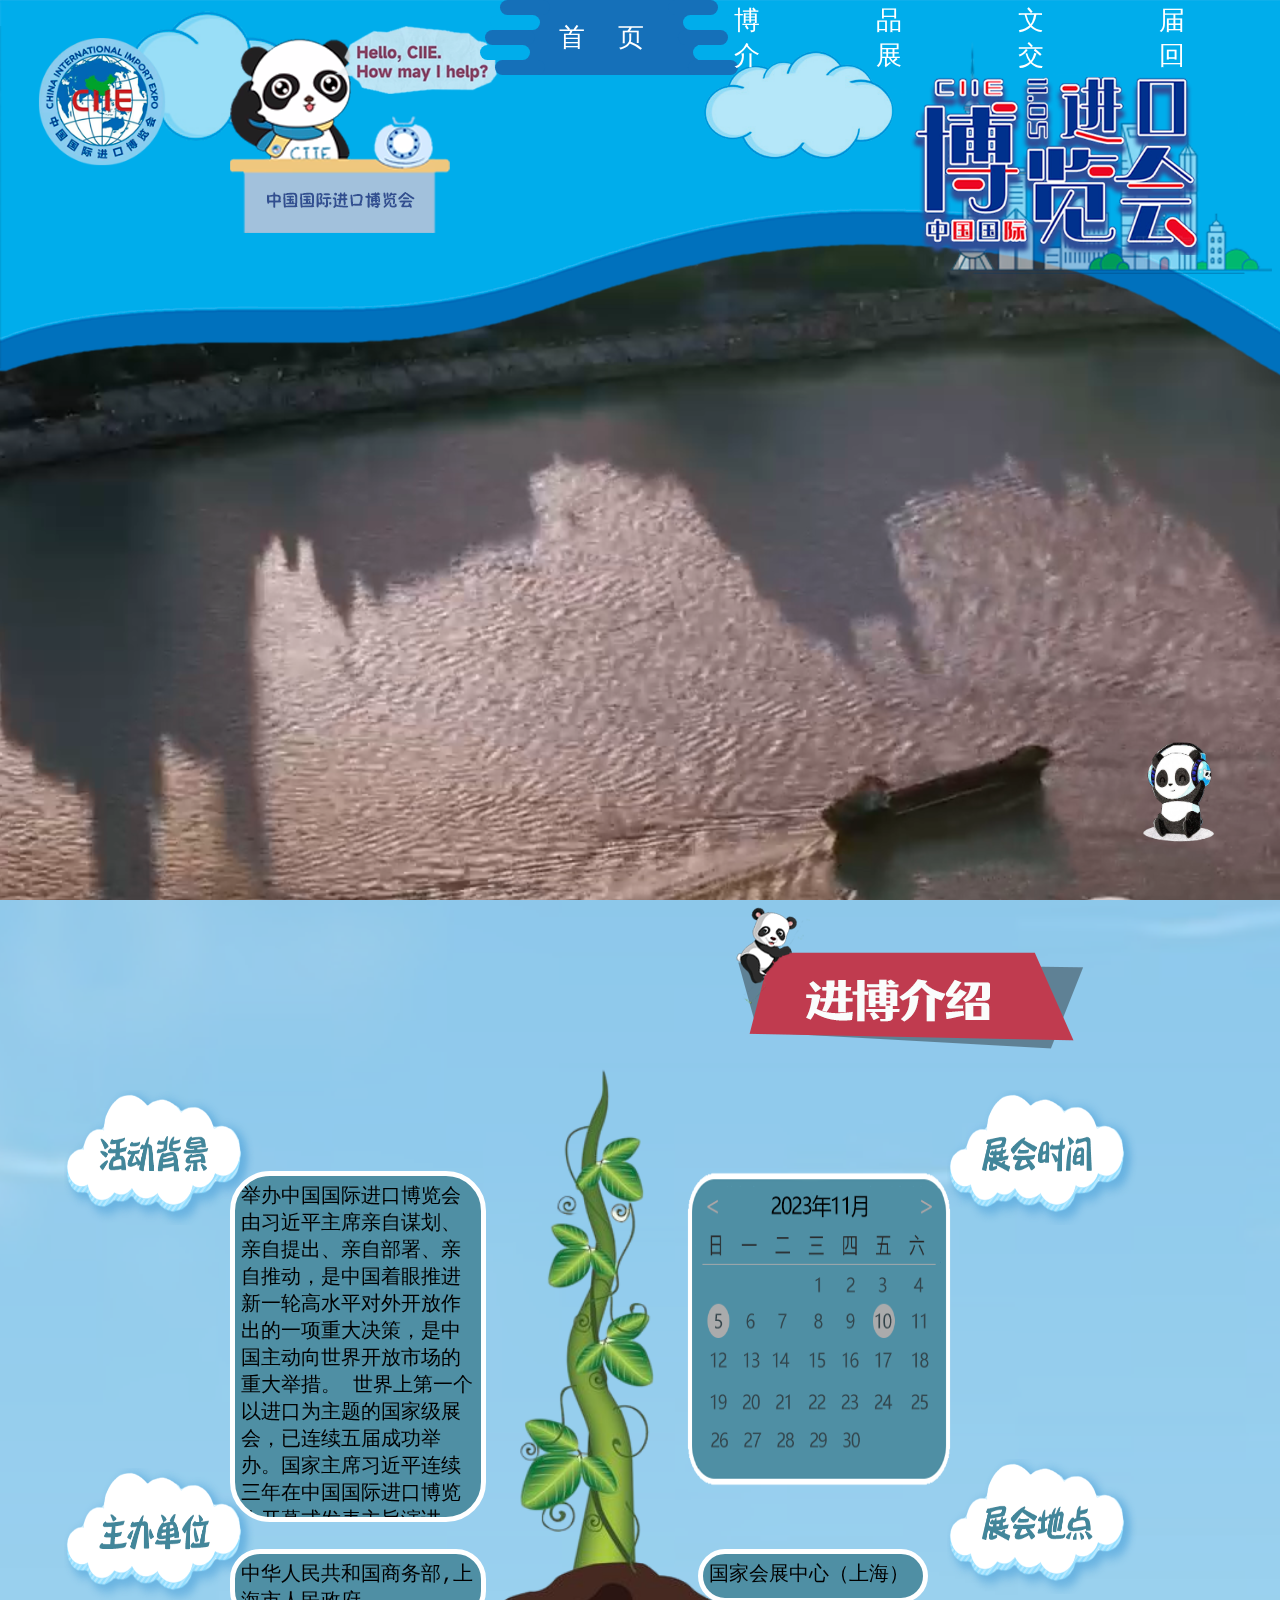
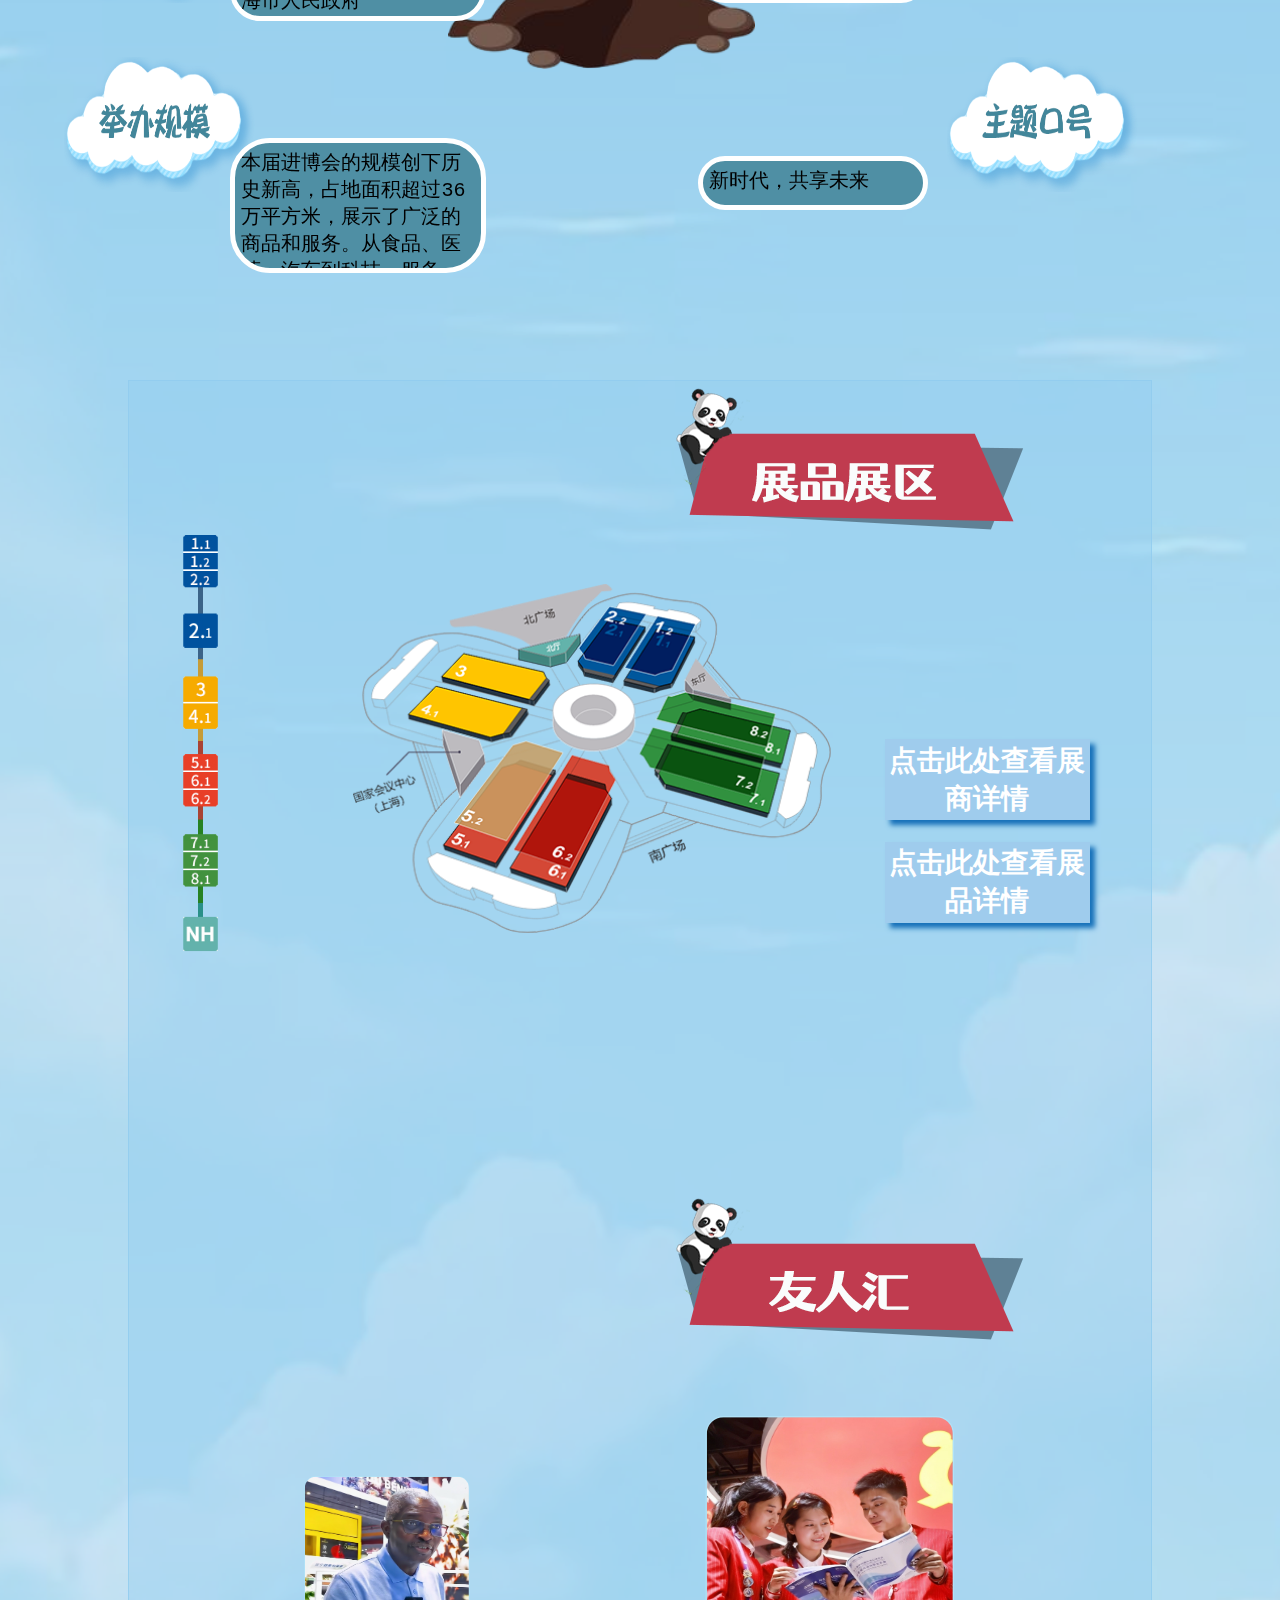
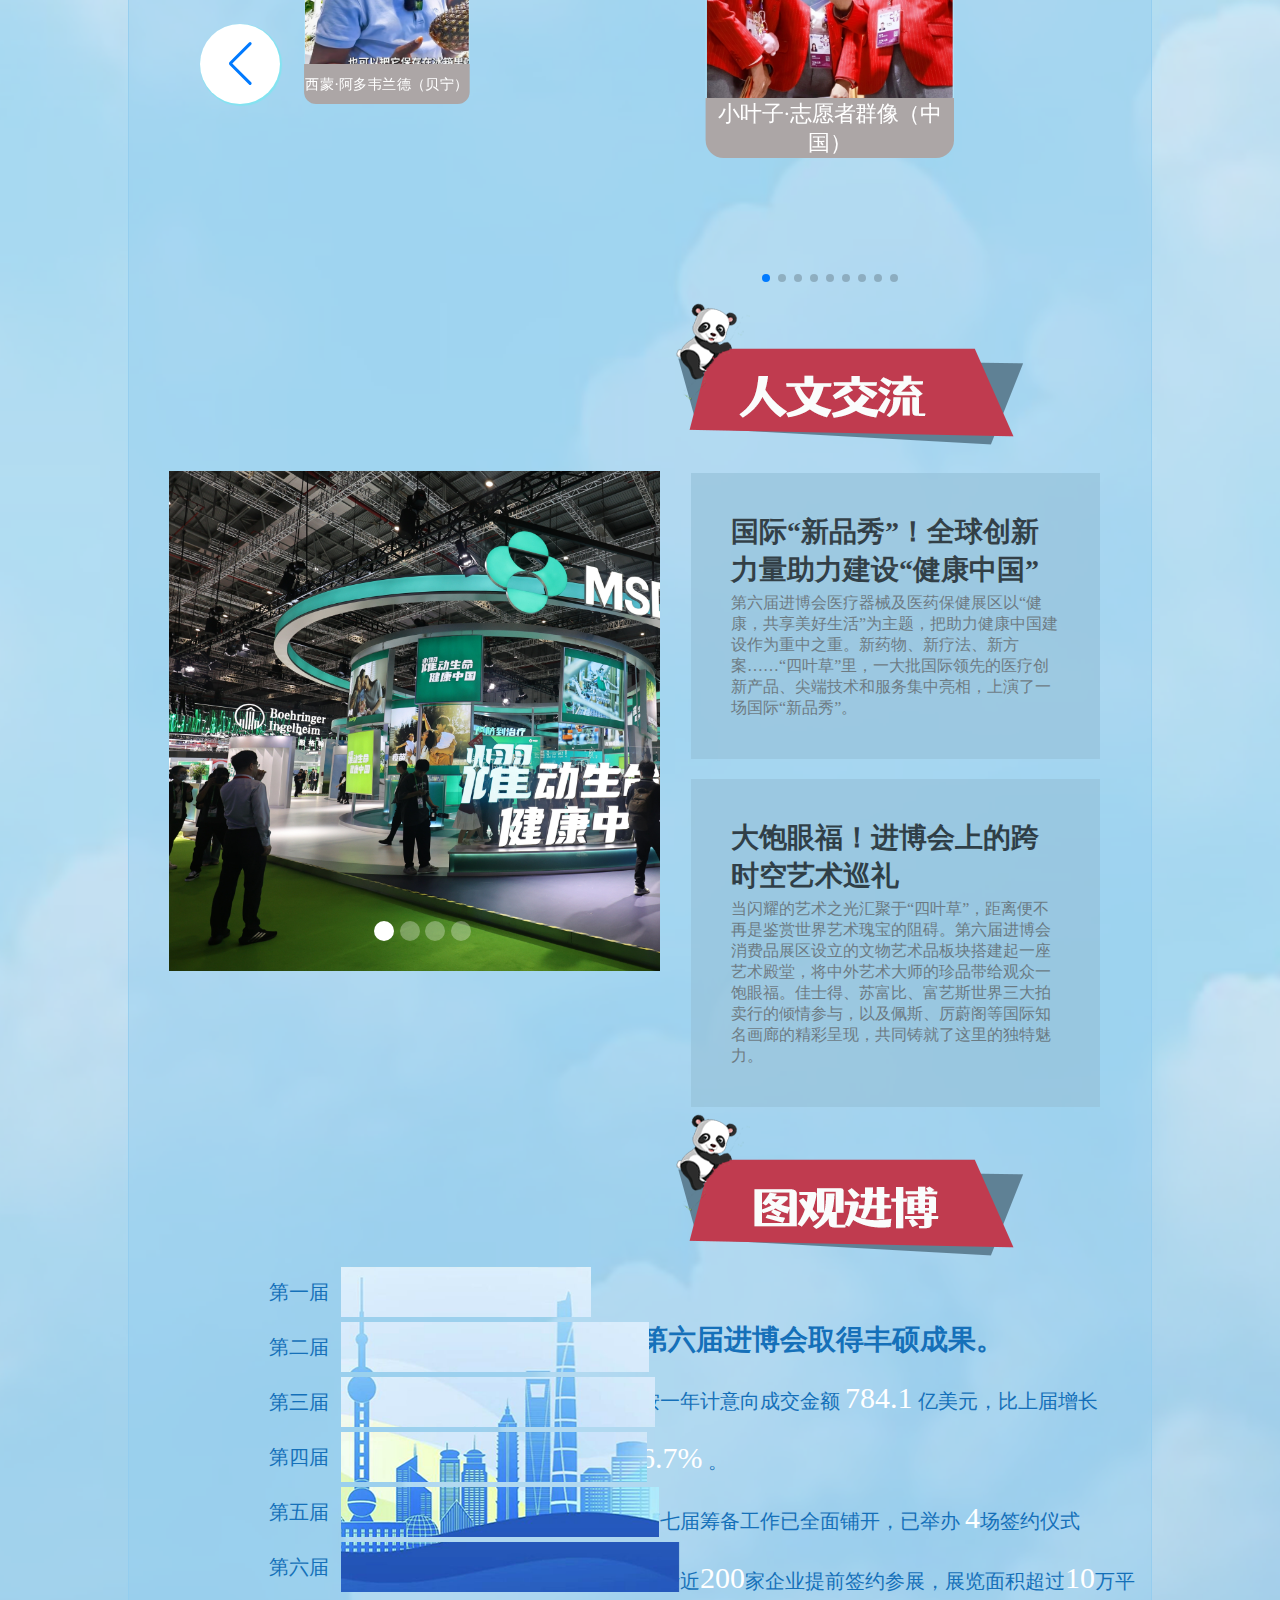
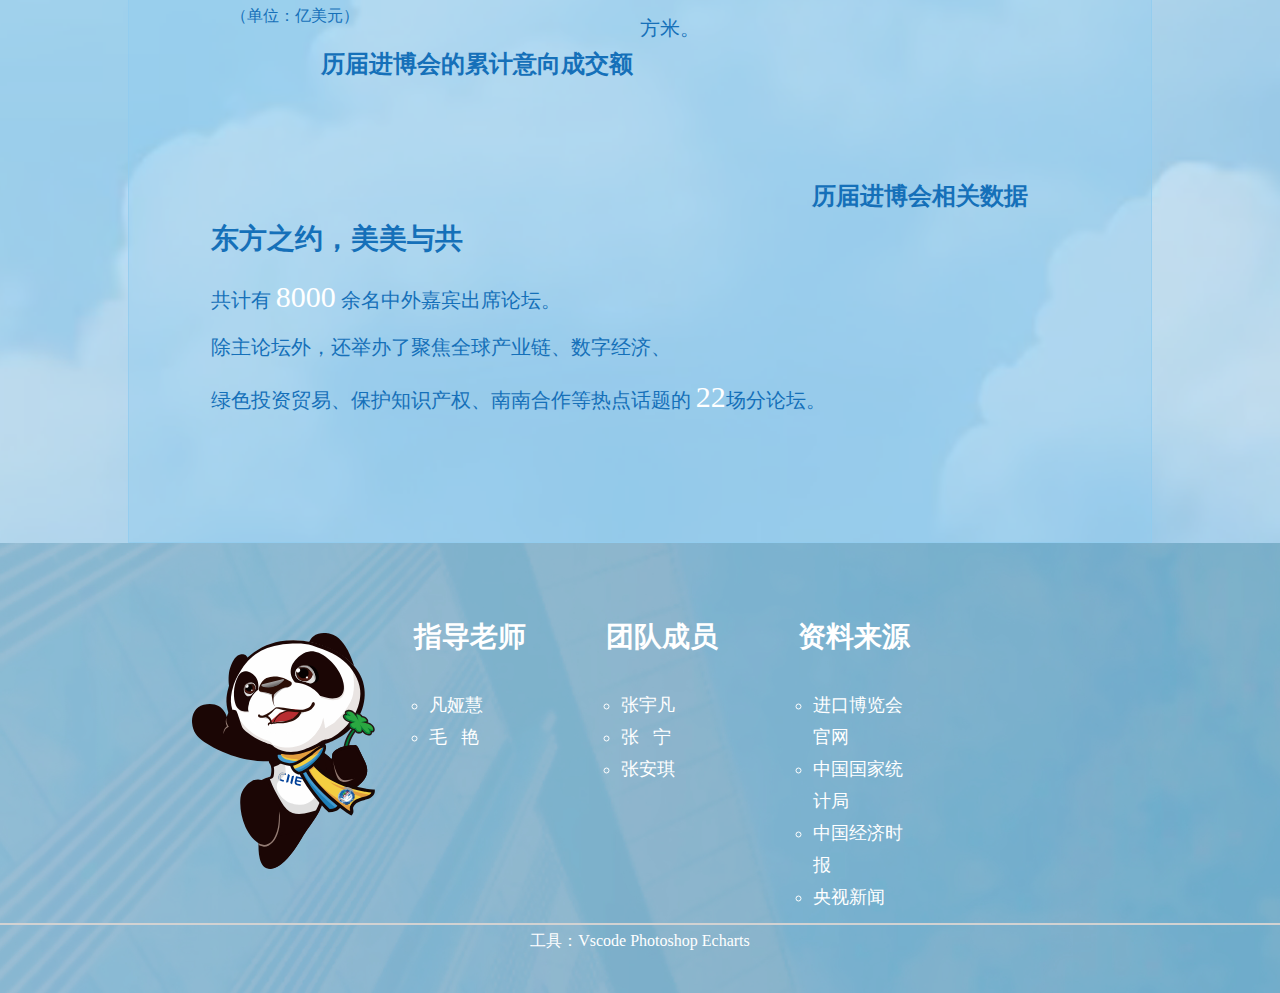
<file: index.html>
<!DOCTYPE html>
<html lang="en">

<head>
    <meta charset="UTF-8">
    <meta name="viewport" content="width=device-width, initial-scale=1.0">
    <title>东方之约，美美与共——中国国际进口博览会</title>
    <link rel="stylesheet" href="css/main.css">
    <link rel="stylesheet" href="css/swiper.css">
    <link rel="stylesheet" href="css/othoer.css">
    <link rel="shortcut icon" href="favicon.png" type="image/x-icon">
    <script>
        //让元素显示：
        function showDetail(i) {
            detail = document.getElementById(i);
            detail.style.display = "block";
        }
        //让元素消失：
        function hideDetail(i) {
            detail = document.getElementById(i);
            detail.style.display = "none";
        }
        document.all('txtComments').style.overfloe - y(visible)

        function show(x, y) {
            document.getElementById(x).style.opacity = 0.6;
            document.getElementById(y).style.display = 'block';
        }

        function hide(x, y) {
            document.getElementById(x).style.opacity = 1;
            document.getElementById(y).style.display = 'none';
        }
    </script>

</head>

<body>
    <!-- 首页开始 -->
    <div class="top">
        <div class="bg">
            <video src="video/bg.MP4" autoplay loop muted class="bg1">该版本不支持播放视频，请升级您的浏览器！</video>
            <img src="img/blue.png" alt="" class="bg2">
            <img src="img/baiyun1.png" alt="" class="bg8">
            <img src="img/baiyun2.png" alt="" class="bg9">
            <img src="img/logo.png" alt="" class="bg3">
            <img src="img/jinbao.png" alt="" class="bg4">
            <img src="img/hello.png" alt="" class="bg5">
            <img src="img/shanghai.png" alt="" class="bg6">
            <img src="img/wenzi.png" alt="" class="bg7">
        </div>
        <div class="nav">
            <a href="#">首&nbsp;&nbsp;&nbsp;&nbsp;&nbsp;页</a>
            <a href="#jbjs" class="active">进博介绍</a>
            <a href="#zpzq">展品展区</a>
            <a href="#rwjl">人文交流</a>
            <a href="./wjhg.html" target="_blank">往届回顾</a>
            <div id="nav-left" class="change"></div>
        </div>
    </div>
    <script>
        let marker = document.querySelector('#nav-left');
        let nav = document.querySelector('.nav');
        let item = document.querySelectorAll('.nav a');
        nav.onclick = function() {
            marker.classList.toggle('change');
        }

        function indicator(e) {
            marker.style.left = e.offsetLeft + 'px';
            marker.style.width = e.offsetWidth + 'px';
            marker.style.display = "block";
            marker.style.filter = 'hue-rotate(' + Math.random() * 0 + 'deg)'
        }
        item.forEach(link => {
            link: addEventListener("click", (e) => {
                indicator(e.target);
            })
        })

        function addActiveClass() {
            item.forEach((i) =>
                i.classList.remove('active'));
            this.classList.add('active');
        }
        item.forEach((i) =>
            i.addEventListener('click', addActiveClass));
    </script>
    <!-- 首页结束 -->
    <!-- 进博介绍开始 -->
    <div class="tow">
        <a href="" name="jbjs"></a>
        <div><img src="img/zi-js.png" alt=""></div>
        <div class="tu">
            <img src="img/wan.png" alt="" class="wan">
            <img src="img/xiong1.png" alt="" class="xiong1">
            <img src="img/yun-hdbj.png" alt="" class="yun1">
            <img src="img/yun-zbdw.png" alt="" class="yun2">
            <img src="img/yun-zhsj.png" alt="" class="yun3">
            <img src="img/yun-jbgm.png" alt="" class="yun4">
            <img src="img/yun-zhdd.png" alt="" class="yun5">
            <img src="img/yun-ztkh.png" alt="" class="yun6">
            <img src="img/sj.png" alt="" class="sj">
            <div class="news1">
                <textarea id="tetComments" style="overflow-y: hidden;">举办中国国际进口博览会由习近平主席亲自谋划、亲自提出、亲自部署、亲自推动，是中国着眼推进新一轮高水平对外开放作出的一项重大决策，是中国主动向世界开放市场的重大举措。 世界上第一个以进口为主题的国家级展会，已连续五届成功举办。国家主席习近平连续三年在中国国际进口博览会开幕式发表主旨演讲，表示经过3年发展，进博会让展品变商品、让展商变投资商，交流创意和理念，联通中国和世界，成为国际采购、投资促进、人文交流、开放合作的四大平台，成为全球共享的国际公共产品。
            </textarea>
            </div>
            <div class="news2">
                <textarea id="tetComments" style="overflow-y: hidden;">中华人民共和国商务部,上海市人民政府
            </textarea>
            </div>
            <div class="news3">
                <textarea id="tetComments" style="overflow-y: hidden;">本届进博会的规模创下历史新高，占地面积超过36万平方米，展示了广泛的商品和服务。从食品、医药、汽车到科技、服务业，各个领域都有独具特色的展区。
            </textarea>
            </div>
            <div class="news4">
                <textarea id="tetComments" style="overflow-y: hidden;">国家会展中心（上海）
            </textarea>
            </div>
            <div class="news5">
                <textarea id="tetComments" style="overflow-y: hidden;">新时代，共享未来
            </textarea>
            </div>
        </div>
    </div>
    <div class="hezi">
        <a href="" name="zpzq"></a>
        <div class="main">
            <img src="img/zi-zpzq.png" alt="" class="bg">
            <img src="img/xian.png" alt="" class="xian">
            <div class="main_left">
                <img src="img/home1016.png" alt="" class="home1">
                <!-- 1 -->
                <div class="pointer01" onmouseover="showDetail('zq')"></div>
                <div class="zq" id="zq" onmouseout="hideDetail('zq')">
                    <div class="zq_text">
                        <p>
                            <h2>食品及农产品展区</h2>
                            乳制品&nbsp;蔬果和农产品&nbsp;饮料和酒类&nbsp;肉类&nbsp;水产品&nbsp;冷冻食品&nbsp;休闲时品&nbsp;甜食&nbsp;调味品&nbsp;综合食品&nbsp;其他
                        </p>
                    </div>
                </div>
                <!-- 2 -->
                <div class="pointer02" onmouseover="showDetail('zq2')"></div>
                <div class="zq2" id="zq2" onmouseout="hideDetail('zq2')">
                    <div class="zq2_text">
                        <p>
                            <h2>汽车展区</h2>
                            整车&nbsp;汽车零部件及智慧出行&nbsp;汽车配套和养护&nbsp;其他
                        </p>
                    </div>
                </div>
                <!-- 3 -->
                <div class="pointer03" onmouseover="showDetail('zq3')"></div>
                <div class="zq3" id="zq3" onmouseout="hideDetail('zq3')">
                    <div class="zq3_text">
                        <p>
                            <h2>技术装备区</h2>
                            数字工业自动化&nbsp;集成电路&nbsp;能源低碳及环保技术&nbsp;人工智能&nbsp;数字打印及光学技术&nbsp;航空航天&nbsp;其他
                        </p>
                    </div>
                </div>
                <!-- 4 -->
                <div class="pointer04" onmouseover="showDetail('zq4')"></div>
                <div class="zq4" id="zq4" onmouseout="hideDetail('zq4')">
                    <div class="zq4_text">
                        <p>
                            <h2>消费品展区</h2>
                            美妆及日化用品&nbsp;家电及消费电子&nbsp;家居及家饰设计&nbsp;时尚服装及配饰&nbsp;宝石及珠宝&nbsp;文物艺术品&nbsp;体育用品&nbsp;体育赛事及电竞&nbsp;其他
                        </p>
                    </div>
                </div>
                <!-- 5 -->
                <div class="pointer05" onmouseover="showDetail('zq5')"></div>
                <div class="zq5" id="zq5" onmouseout="hideDetail('zq5')">
                    <div class="zq5_text">
                        <p>
                            <h2>医疗器械及医药保健展区</h2>
                            药品&nbsp;医疗器械&nbsp;公共卫生防疫&nbsp;医疗美容&nbsp;养老康复及辅助产品&nbsp;健康护理&nbsp;医疗旅游&nbsp;医疗技术与服务&nbsp;营养保健食品
                        </p>
                    </div>
                </div>
                <!-- 6 -->
                <div class="pointer06" onmouseover="showDetail('zq6')"></div>
                <div class="zq6" id="zq6" onmouseout="hideDetail('zq6')">
                    <div class="zq6_text">
                        <p>
                            <h2>服务贸易展区</h2>
                            商业服务&nbsp;检验检测服务&nbsp;建筑服务&nbsp;商业银行服务&nbsp;非银行金融服务&nbsp;金融信息与科技服务&nbsp;文化服务&nbsp;旅游服务&nbsp;娱乐服务&nbsp;物流服务&nbsp;会展服务&nbsp;知识产权及IP授权服务&nbsp;供应链管理&nbsp;综合服务
                        </p>
                    </div>
                </div>


            </div>
            <div class="an">
                <button><a href="./zs.html" target="_blank">点击此处查看展商详情</a></button>
            </div>
            <div class="an2">
                <button><a href="./zp.html" target="_blank">点击此处查看展品详情</a></button>
            </div>
        </div>
        <!-- 展区结束 -->
        <!-- 友人汇开始 -->
        <a href="" name="rwjl"></a>
        <div class="yrh">
            <img src="img/zi-yrh.png" alt="" class="yrhbg">
            <div class="swiper">
                <div class="swiper-container">
                    <div class="swiper-wrapper">
                        <div class="swiper-slide">
                            <img src="img/zyz.jpg" alt="">
                            <span><a href="./xyz.html" target="_blank">小叶子·志愿者群像（中国）</a></span>
                        </div>
                        <div class="swiper-slide"><img src="img/zca.png" alt=""><span>张晨安（中国）</span></div>
                        <div class="swiper-slide"><img src="img/mmn.jpg" alt=""><span>奥斯瓦尔多·马马尼（秘鲁）</span></div>
                        <div class="swiper-slide"><img src="img/lina.jpg" alt=""><span>卡塔（阿根廷）</span></div>
                        <div class="swiper-slide"><img src="img/dmks.png" alt=""><span>奥克森（丹麦）</span></div>
                        <div class="swiper-slide"><img src="img/feisi.jpg" alt=""><span>费丝·切贝特（肯尼亚）</span></div>
                        <div class="swiper-slide"><img src="img/ldl.jpg" alt=""><span>李德龙（斯里兰卡）</span></div>
                        <div class="swiper-slide"><img src="img/makls.jpg" alt=""><span>马可·卢索（意大利）</span></div>
                        <div class="swiper-slide"><img src="img/ximeng.jpg" alt=""><span>西蒙·阿多韦兰德（贝宁）</span></div>
                    </div>
                    <div class="swiper-button-next"></div>
                    <div class="swiper-button-prev"></div>
                    <!-- Add Pagination -->
                    <div class="swiper-pagination"></div>
                </div>
            </div>
        </div>
        <script src="js/swiper.js"></script>
        <script>
            var swiper = new Swiper('.swiper-container', {
                navigation: {
                    nextEl: ".swiper-button-next",
                    prevEl: ".swiper-button-prev",
                },
                slidesPerView: 3,
                spaceBetween: 30,
                autoplay: {
                    delay: 4000,
                    disableOnInteraction: false,
                },
                centeredSlides: true,
                coverflowEffect: {
                    stretch: -50,
                    depth: 100,
                    slideShadows: false,
                    modifier: 1
                },
                loop: true,
                pagination: {
                    el: '.swiper-pagination',
                    clickable: true,
                },
            });
        </script>
        <!-- 友人汇结束 -->
        <!-- 人文交流开始 -->
        <div class="san">
            <img src="img/zi-rwjl.png" alt="">
            <div class="swipe">
                <input type="radio" name="indicator" id="indicator1" checked hidden>
                <label for="indicator1"></label>
                <input type="radio" name="indicator" id="indicator2" hidden>
                <label for="indicator2"></label>
                <input type="radio" name="indicator" id="indicator3" hidden>
                <label for="indicator3"></label>
                <input type="radio" name="indicator" id="indicator4" hidden>
                <label for="indicator4"></label>
                <ul>
                    <li><img src="img/rwjl2.jpg" alt=""></li>
                    <li><img src="img/rwjl1.jpg" alt=""></li>
                    <li><img src="img/rwjl3.jpg" alt=""></li>
                    <li><img src="img/rwjl4.jpeg" alt=""></li>
                </ul>
            </div>
            <div class="san-right">
                <ul>
                    <li><a>国际“新品秀”！全球创新力量助力建设“健康中国”</a>
                        <p>第六届进博会医疗器械及医药保健展区以“健康，共享美好生活”为主题，把助力健康中国建设作为重中之重。新药物、新疗法、新方案……“四叶草”里，一大批国际领先的医疗创新产品、尖端技术和服务集中亮相，上演了一场国际“新品秀”。</p>
                    </li><br>
                    <li><a>大饱眼福！进博会上的跨时空艺术巡礼</a>
                        <p>当闪耀的艺术之光汇聚于“四叶草”，距离便不再是鉴赏世界艺术瑰宝的阻碍。第六届进博会消费品展区设立的文物艺术品板块搭建起一座艺术殿堂，将中外艺术大师的珍品带给观众一饱眼福。佳士得、苏富比、富艺斯世界三大拍卖行的倾情参与，以及佩斯、厉蔚阁等国际知名画廊的精彩呈现，共同铸就了这里的独特魅力。</p>
                    </li>
                </ul>
            </div>
        </div>
        <!-- 图观进博开始 -->
        <div class="main2 ">
            <div class="tgjbbg "><img src="img/zi-tgjb.png " alt=" " class="tgjb "></div>
            <div class="tubiao1 ">
                <dl class="clearfix">
                    <dt onMouseOver="show('img01','text01')" onMouseOut="hide('img01','text01')">第一届</dt>
                    <dd id="img01" onMouseOver="show('img01','text01')" onMouseOut="hide('img01','text01')"></dd>
                    <dd id="text01" class="text">578.3</dd>
                </dl>
                <dl class="clearfix">
                    <dt onMouseOver="show('img02','text02')" onMouseOut="hide('img02','text02')">第二届</dt>
                    <dd id="img02" onMouseOver="show('img02','text02')" onMouseOut="hide('img02','text02')"></dd>
                    <dd id="text02" class="text">711.3</dd>
                </dl>
                <dl class="clearfix">
                    <dt onMouseOver="show('img03','text03')" onMouseOut="hide('img03','text03')">第三届</dt>
                    <dd id="img03" onMouseOver="show('img03','text03')" onMouseOut="hide('img03','text03')"></dd>
                    <dd id="text03" class="text">726.2</dd>
                </dl>
                <dl class="clearfix">
                    <dt onMouseOver="show('img04','text04')" onMouseOut="hide('img04','text04')">第四届</dt>
                    <dd id="img04" onMouseOver="show('img04','text04')" onMouseOut="hide('img04','text04')"></dd>
                    <dd id="text04" class="text">707.2</dd>
                </dl>
                <dl class="clearfix">
                    <dt onMouseOver="show('img05','text05')" onMouseOut="hide('img05','text05')">第五届</dt>
                    <dd id="img05" onMouseOver="show('img05','text05')" onMouseOut="hide('img05','text05')"></dd>
                    <dd id="text05" class="text">735.2</dd>
                </dl>
                <dl class="clearfix">
                    <dt onMouseOver="show('img06','text06')" onMouseOut="hide('img06','text06')">第六届</dt>
                    <dd id="img06" onMouseOver="show('img06','text06')" onMouseOut="hide('img06','text06')"></dd>
                    <dd id="text06" class="text">784.1</dd>
                </dl>
                <p>（单位：亿美元）</p>
                <h3>&nbsp;&nbsp;&nbsp;&nbsp;&nbsp;&nbsp;&nbsp;&nbsp;&nbsp;&nbsp;&nbsp;&nbsp;&nbsp;&nbsp;&nbsp;历届进博会的累计意向成交额</h3>

            </div>
            <div class="wz ">
                <span class="c ">第六届进博会取得丰硕成果。</span>
                <p class="z ">按一年计意向成交金额
                    <span class="sz1 ">784.1</span>
                    <span class="z ">亿美元，比上届增长</span>
                    <span class="sz1 ">6.7%</span>
                    <span class="z ">。</span>
                </p>
                <p class="z ">第七届筹备工作已全面铺开，已举办
                    <span class="sz1 ">4</span>场签约仪式</p>
                <p class="z ">累计近<span class="sz1 ">200</span>家企业提前签约参展，展览面积超过<span class="sz1 ">10</span>万平方米。</p>

            </div>
            <div class="wz2 ">

                <span class="c ">东方之约，美美与共</span>
                <p class="z ">共计有
                    <span class="sz1 ">8000</span>
                    <span class="z ">余名中外嘉宾出席论坛。</span>

                </p>
                <p class="z "> 除主论坛外，还举办了聚焦全球产业链、数字经济、

                    <p class="z ">绿色投资贸易、保护知识产权、南南合作等热点话题的
                        <span class="sz1 "> 22</span>场分论坛。</p>

            </div>
            <div class="tb">
                <div id="container" style="height: 100%"></div>


                <script type="text/javascript" src="https://registry.npmmirror.com/echarts/5.5.0/files/dist/echarts.min.js"></script>

                <!-- Uncomment this line if you want to dataTool extension
  <script type="text/javascript" src="https://registry.npmmirror.com/echarts/5.5.0/files/dist/extension/dataTool.min.js"></script>
  -->
                <!-- Uncomment this line if you want to use gl extension
  <script type="text/javascript" src="https://registry.npmmirror.com/echarts-gl/2/files/dist/echarts-gl.min.js"></script>
  -->
                <!-- Uncomment this line if you want to echarts-stat extension
  <script type="text/javascript" src="https://registry.npmmirror.com/echarts-stat/latest/files/dist/ecStat.min.js"></script>
  -->
                <!-- Uncomment this line if you want to use map
  <script type="text/javascript" src="https://registry.npmmirror.com/echarts/4.9.0/files/map/js/china.js"></script>
  <script type="text/javascript" src="https://registry.npmmirror.com/echarts/4.9.0/files/map/js/world.js"></script>
  -->
                <!-- Uncomment these two lines if you want to use bmap extension
  <script type="text/javascript" src="https://api.map.baidu.com/api?v=3.0&ak=YOUR_API_KEY"></script>
  <script type="text/javascript" src="https://registry.npmmirror.com/echarts/5.5.0/files/dist/extension/bmap.min.js"></script>
  -->

                <script type="text/javascript">
                    var dom = document.getElementById('container');
                    var myChart = echarts.init(dom, null, {
                        renderer: 'canvas',
                        useDirtyRect: false
                    });
                    var app = {};

                    var option;

                    option = {
                        title: {
                            text: ''
                        },
                        tooltip: {
                            trigger: 'axis',
                            axisPointer: {
                                type: 'cross',
                                label: {
                                    backgroundColor: '#6a7985'
                                }
                            }
                        },
                        legend: {
                            data: ['参展国家、地区和国际组织总数', '世界500强和行业龙头企业数量', '展览规模总面积', '中国馆规模', '发布新产品、新技术、新服务']
                        },
                        toolbox: {
                            feature: {
                                saveAsImage: {}
                            }
                        },
                        grid: {
                            left: '3%',
                            right: '4%',
                            bottom: '3%',
                            containLabel: true
                        },
                        xAxis: [{
                            type: 'category',
                            boundaryGap: false,
                            data: ['第一届', '第二届', '第三届', '第四届', '第五届', '第六届']
                        }],
                        yAxis: [{
                            type: 'value'
                        }],
                        series: [{
                            name: '参展国家、地区和国际组织总数 （单位：个）',
                            type: 'line',
                            stack: 'Total',
                            areaStyle: {},
                            emphasis: {
                                focus: 'series'
                            },
                            data: [172, 181, 124, 127, 145, 154]
                        }, {
                            name: '世界500强和行业龙头企业数量 （单位：家）',
                            type: 'line',
                            stack: 'Total',
                            areaStyle: {},
                            emphasis: {
                                focus: 'series'
                            },
                            data: [220, 288, 274, 274, 284, 289]
                        }, {
                            name: '展览规模总面积 （单位：万平方米）',
                            type: 'line',
                            stack: 'Total',
                            areaStyle: {},
                            emphasis: {
                                focus: 'series'
                            },
                            data: [30, 36, 36, 36.6, 36.6, 36.7]
                        }, {
                            name: '中国馆规模 （单位：平方米）',
                            type: 'line',
                            stack: 'Total',
                            areaStyle: {},
                            emphasis: {
                                focus: 'series'
                            },
                            data: [1472, 1500, 1500, 1500, 1500, 2500]
                        }, {
                            name: '发布新产品、新技术、新服务 （单位：项）',
                            type: 'line',
                            stack: 'Total',
                            label: {
                                show: true,
                                position: 'top'
                            },
                            areaStyle: {},
                            emphasis: {
                                focus: 'series'
                            },
                            data: [100, 400, 411, 422, 438, 442]
                        }]
                    };

                    if (option && typeof option === 'object') {
                        myChart.setOption(option);
                    }

                    window.addEventListener('resize', myChart.resize);
                </script>

            </div>
            <div class="tb2">
                <h3>&nbsp;&nbsp;&nbsp;&nbsp;&nbsp;&nbsp;&nbsp;&nbsp;&nbsp;&nbsp;&nbsp;&nbsp;&nbsp;&nbsp;&nbsp;历届进博会相关数据</h3>
            </div>
            <!-- 图观进博结束 -->
        </div>
        <!-- 图观进博结束 -->


    </div>
    <!-- 页脚开始 -->
    <div class="footer">
        <img src="img/yjbg.png" alt="" class="bg">
        <div class="footer_content">
            <img src="img/jxw.png" alt="">
        </div>
        <div class="footer_1">
            <h3>指导老师</h3>
            <ul class="ul">
                <li>凡娅慧</li>
                <li>毛&nbsp;&nbsp;&nbsp;艳</li>
            </ul>
        </div>
        <div class="footer_zu">
            <div class="footer_zu1">
                <h3>团队成员</h3>
                <ul class="ul">
                    <li>张宇凡</li>
                    <li>张&nbsp;&nbsp;&nbsp;宁</li>
                    <li>张安琪</li>
                </ul>
            </div>
        </div>
        <div class="footer_text">
            <h3>资料来源</h3>
            <ul class="ul">
                <li>进口博览会官网</li>
                <li>中国国家统计局</li>
                <li>中国经济时报</li>
                <li>央视新闻</li>
            </ul>
        </div>
        <div class="xian">
            <p>工具：Vscode&nbsp;Photoshop&nbsp;Echarts</p>
        </div>

    </div>
</body>

</html>
</file>
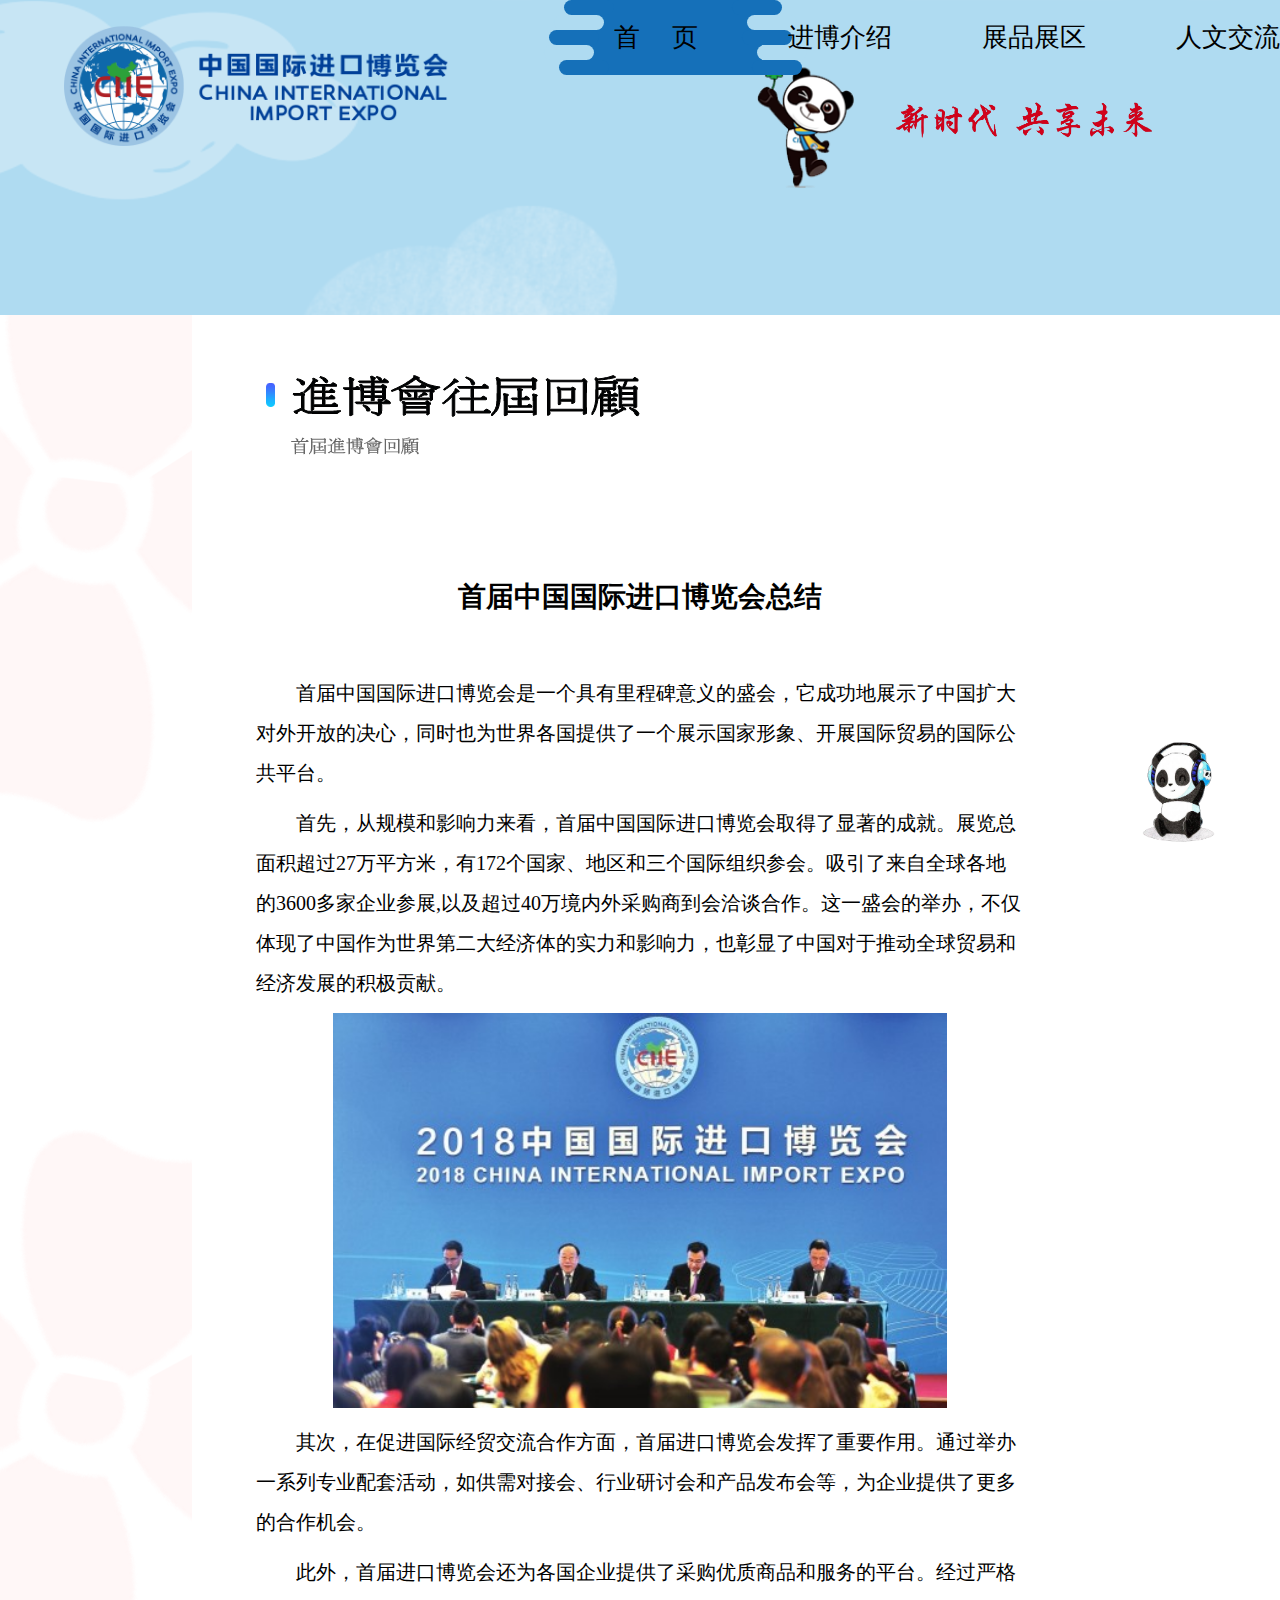
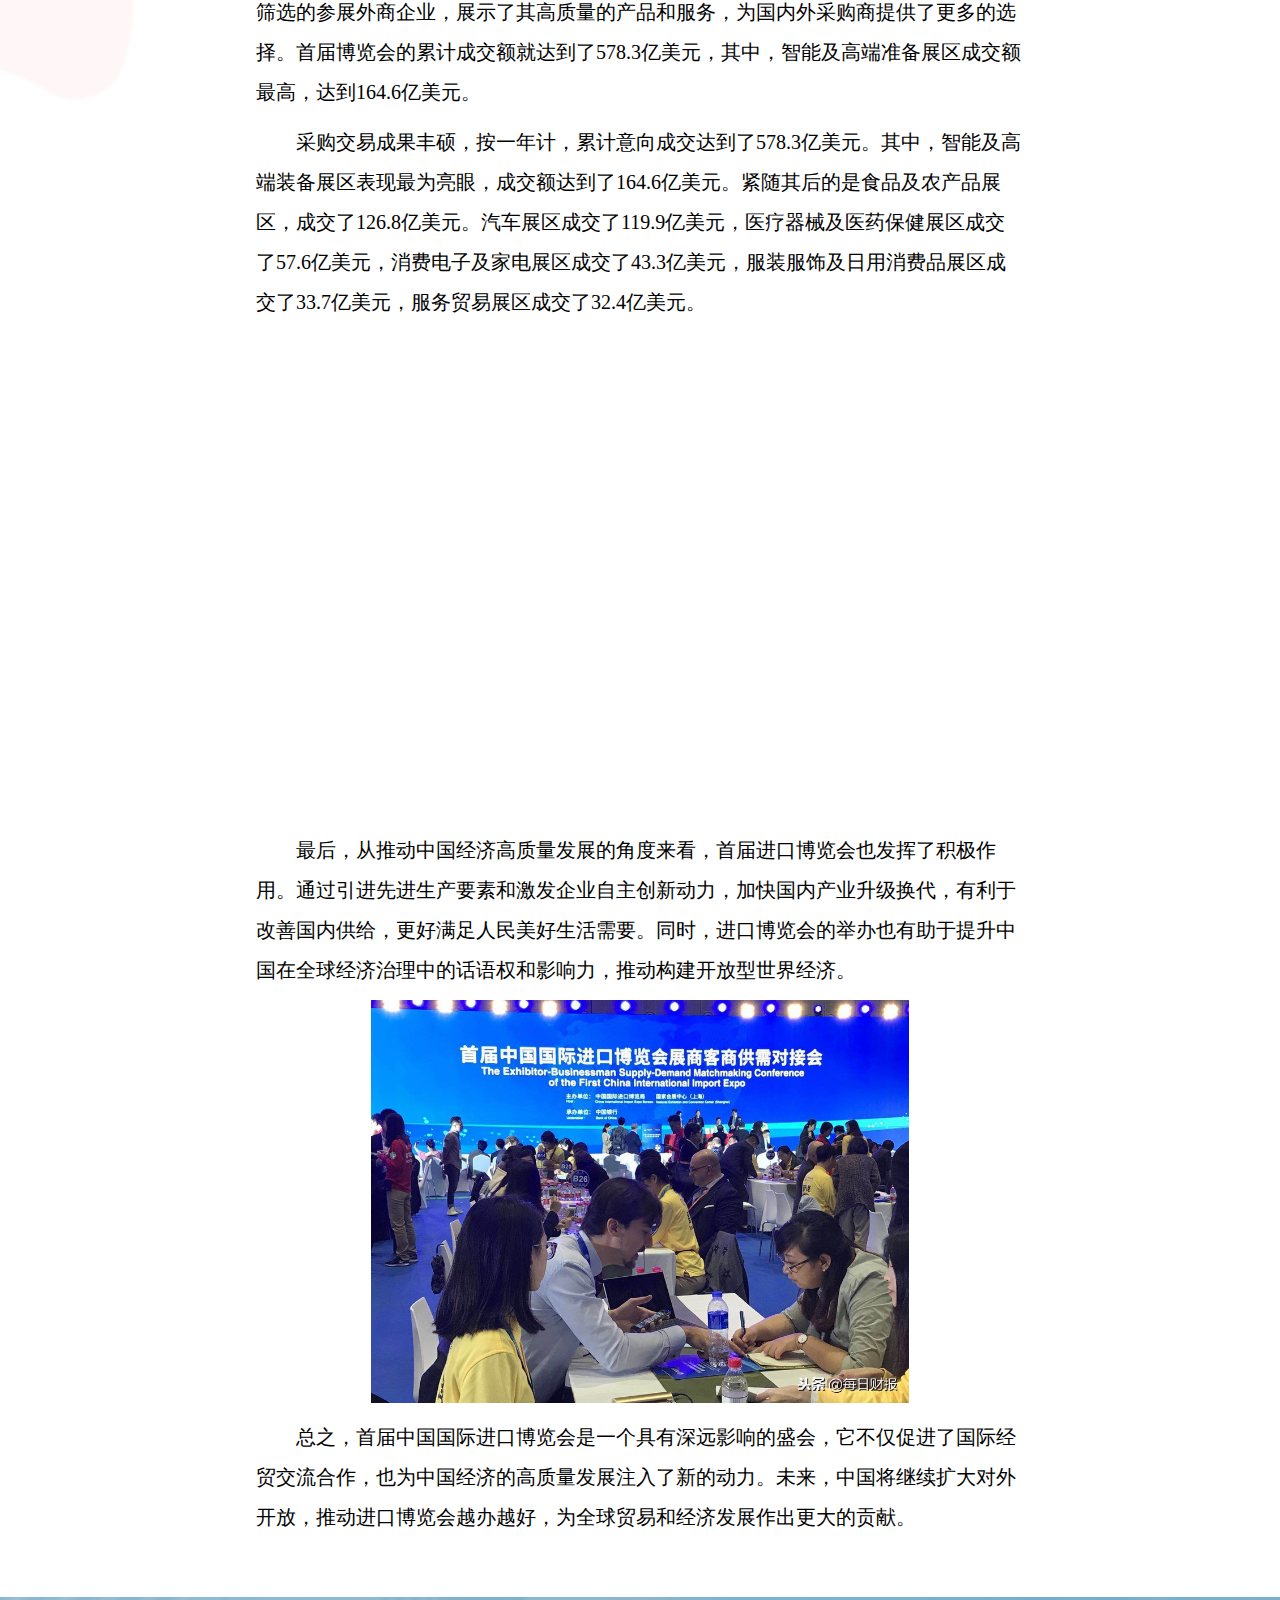
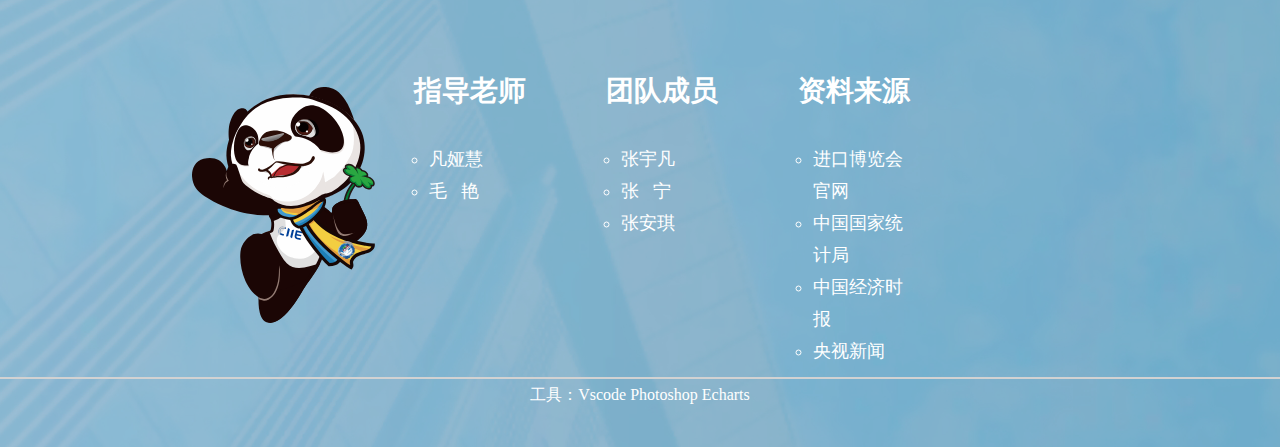
<file: sjhg.html>
<!DOCTYPE html>
<html lang="en">

<head>
    <meta charset="UTF-8" />
    <meta name="viewport" content="width=device-width, initial-scale=1.0" />
    <link rel="stylesheet" href="css/sjhgmain.css" />
    <title>首届回顾——中国国际进口博览会</title>
    <link rel="shortcut icon" href="favicon.png" type="image/x-icon">
    <script>
        function show(x, y) {
            document.getElementById(x).style.opacity = 0.6;
            document.getElementById(y).style.display = 'block';
        }

        function hide(x, y) {
            document.getElementById(x).style.opacity = 1;
            document.getElementById(y).style.display = 'none';
        }
    </script>
</head>

<body>
    <div class="top">
        <img src="img/pclogo.png" alt="" class="tp1">
        <img src="img/slogan.png" alt="" class="tp2">
        <img src="img/wjhgjb.png" alt="" class="tp3">
        <div class="nav">
            <a href="index.html">首&nbsp;&nbsp;&nbsp;&nbsp;&nbsp;页</a>
            <a href="index.html" class="active">进博介绍</a>
            <a href="index.html">展品展区</a>
            <a href="index.html">人文交流</a>
            <a href="index.html">往届回顾</a>
            <div id="nav-left" class="change"></div>
        </div>
    </div>
    <script>
        let marker = document.querySelector('#nav-left');
        let nav = document.querySelector('.nav');
        let item = document.querySelectorAll('.nav a');
        nav.onclick = function() {
            marker.classList.toggle('change');
        }

        function indicator(e) {
            marker.style.left = e.offsetLeft + 'px';
            marker.style.width = e.offsetWidth + 'px';
            marker.style.display = "block";
            marker.style.filter = 'hue-rotate(' + Math.random() * 0 + 'deg)'
        }
        item.forEach(link => {
            link: addEventListener("click", (e) => {
                indicator(e.target);
            })
        })

        function addActiveClass() {
            item.forEach((i) =>
                i.classList.remove('active'));
            this.classList.add('active');
        }
        item.forEach((i) =>
            i.addEventListener('click', addActiveClass));
    </script>
    <div class="main">
        <img src="img/xiong1.png" alt="" class="xiong1">
        <img src="img/sjhg.png" alt="" class="wjhg">
        <div class="news">
            <h1>首届中国国际进口博览会总结</h1>
            <div class="p">
                <p>首届中国国际进口博览会是一个具有里程碑意义的盛会，它成功地展示了中国扩大对外开放的决心，同时也为世界各国提供了一个展示国家形象、开展国际贸易的国际公共平台。</p>
                <p>首先，从规模和影响力来看，首届中国国际进口博览会取得了显著的成就。展览总面积超过27万平方米，有172个国家、地区和三个国际组织参会。吸引了来自全球各地的3600多家企业参展,以及超过40万境内外采购商到会洽谈合作。这一盛会的举办，不仅体现了中国作为世界第二大经济体的实力和影响力，也彰显了中国对于推动全球贸易和经济发展的积极贡献。</p>
                <div style="text-align: center;"><img src="img/2018.jpg" alt="" width="80%"></div>
                <p>其次，在促进国际经贸交流合作方面，首届进口博览会发挥了重要作用。通过举办一系列专业配套活动，如供需对接会、行业研讨会和产品发布会等，为企业提供了更多的合作机会。</p>
                <p>此外，首届进口博览会还为各国企业提供了采购优质商品和服务的平台。经过严格筛选的参展外商企业，展示了其高质量的产品和服务，为国内外采购商提供了更多的选择。首届博览会的累计成交额就达到了578.3亿美元，其中，智能及高端准备展区成交额最高，达到164.6亿美元。</p>
                <p>采购交易成果丰硕，按一年计，累计意向成交达到了578.3亿美元。其中，智能及高端装备展区表现最为亮眼，成交额达到了164.6亿美元。紧随其后的是食品及农产品展区，成交了126.8亿美元。汽车展区成交了119.9亿美元，医疗器械及医药保健展区成交了57.6亿美元，消费电子及家电展区成交了43.3亿美元，服装服饰及日用消费品展区成交了33.7亿美元，服务贸易展区成交了32.4亿美元。</p>
            </div>
            <br/>
            <div class="tb">
                <div id="container" style="height: 100%"></div>
                <script type="text/javascript" src="https://registry.npmmirror.com/echarts/5.5.0/files/dist/echarts.min.js"></script>

                <!-- Uncomment this line if you want to dataTool extension
                <script type="text/javascript" src="https://registry.npmmirror.com/echarts/5.5.0/files/dist/extension/dataTool.min.js"></script>
                -->
                <!-- Uncomment this line if you want to use gl extension
                <script type="text/javascript" src="https://registry.npmmirror.com/echarts-gl/2/files/dist/echarts-gl.min.js"></script>
                -->
                <!-- Uncomment this line if you want to echarts-stat extension
                <script type="text/javascript" src="https://registry.npmmirror.com/echarts-stat/latest/files/dist/ecStat.min.js"></script>
                -->
                <!-- Uncomment this line if you want to use map
                <script type="text/javascript" src="https://registry.npmmirror.com/echarts/4.9.0/files/map/js/china.js"></script>
                <script type="text/javascript" src="https://registry.npmmirror.com/echarts/4.9.0/files/map/js/world.js"></script>
                -->
                <!-- Uncomment these two lines if you want to use bmap extension
                <script type="text/javascript" src="https://api.map.baidu.com/api?v=3.0&ak=YOUR_API_KEY"></script>
                <script type="text/javascript" src="https://registry.npmmirror.com/echarts/5.5.0/files/dist/extension/bmap.min.js"></script>
                -->

                <script type="text/javascript">
                    var dom = document.getElementById('container');
                    var myChart = echarts.init(dom, null, {
                        renderer: 'canvas',
                        useDirtyRect: false
                    });
                    var app = {};

                    var option;

                    option = {
                        title: {
                            text: '',
                            subtext: '（单位：个/亿美元）'
                        },
                        tooltip: {
                            trigger: 'axis'
                        },
                        legend: {
                            data: ['参展企业数', '意向成交金额']
                        },
                        toolbox: {
                            show: true,
                            feature: {
                                dataView: {
                                    show: true,
                                    readOnly: false
                                },
                                magicType: {
                                    show: true,
                                    type: ['line', 'bar']
                                },
                                restore: {
                                    show: true
                                },
                                saveAsImage: {
                                    show: true
                                }
                            }
                        },
                        calculable: true,
                        xAxis: [{
                            type: 'category',
                            // prettier-ignore
                            data: ['服务贸易', '汽车', '智能及高端装备', '消费电子及家电', '服装服饰及日用消费品', '医疗器械及医药保健', '食品及农产品']
                        }],
                        yAxis: [{
                            type: 'value'
                        }],
                        series: [{
                            name: '参展企业数',
                            type: 'bar',
                            data: [
                                467, 69, 412, 93, 748, 309, 1519
                            ],
                            markPoint: {
                                data: [{
                                    type: 'max',
                                    name: 'Max'
                                }, {
                                    type: 'min',
                                    name: 'Min'
                                }]
                            },
                            markLine: {
                                data: [{
                                    type: 'average',
                                    name: 'Avg'
                                }]
                            }
                        }, {
                            name: '意向成交金额',
                            type: 'bar',
                            data: [
                                32.4, 119.9, 164.6, 43.3, 33.7, 57.6, 126.8
                            ],
                            markPoint: {
                                data: [{
                                    name: 'Max',
                                    value: 182.2,
                                    xAxis: 7,
                                    yAxis: 183
                                }, {
                                    name: 'Min',
                                    value: 2.3,
                                    xAxis: 11,
                                    yAxis: 3
                                }]
                            },
                            markLine: {
                                data: [{
                                    type: 'average',
                                    name: 'Avg'
                                }]
                            }
                        }]
                    };

                    if (option && typeof option === 'object') {
                        myChart.setOption(option);
                    }

                    window.addEventListener('resize', myChart.resize);
                </script>
            </div>
            <div class="p">
                <p>最后，从推动中国经济高质量发展的角度来看，首届进口博览会也发挥了积极作用。通过引进先进生产要素和激发企业自主创新动力，加快国内产业升级换代，有利于改善国内供给，更好满足人民美好生活需要。同时，进口博览会的举办也有助于提升中国在全球经济治理中的话语权和影响力，推动构建开放型世界经济。</p>
                <div style="text-align: center;"><img src="img/20182.jpg" alt="" width="70%"></div>
                <p>总之，首届中国国际进口博览会是一个具有深远影响的盛会，它不仅促进了国际经贸交流合作，也为中国经济的高质量发展注入了新的动力。未来，中国将继续扩大对外开放，推动进口博览会越办越好，为全球贸易和经济发展作出更大的贡献。</p>
            </div>
        </div>
    </div>
    <!-- 页脚开始 -->
    <div class="footer">
        <img src="img/yjbg.png" alt="" class="bg">
        <div class="footer_content">
            <img src="img/jxw.png" alt="">
        </div>
        <div class="footer_1">
            <h3>指导老师</h3>
            <ul class="ul">
                <li>凡娅慧</li>
                <li>毛&nbsp;&nbsp;&nbsp;艳</li>
            </ul>
        </div>
        <div class="footer_zu">
            <div class="footer_zu1">
                <h3>团队成员</h3>
                <ul class="ul">
                    <li>张宇凡</li>
                    <li>张&nbsp;&nbsp;&nbsp;宁</li>
                    <li>张安琪</li>
                </ul>
            </div>
        </div>
        <div class="footer_text">
            <h3>资料来源</h3>
            <ul class="ul">
                <li>进口博览会官网</li>
                <li>中国国家统计局</li>
                <li>中国经济时报</li>
                <li>央视新闻</li>
            </ul>
        </div>
        <div class="xian">
            <p>工具：Vscode&nbsp;Photoshop&nbsp;Echarts</p>
        </div>
    </div>

</html>
</file>
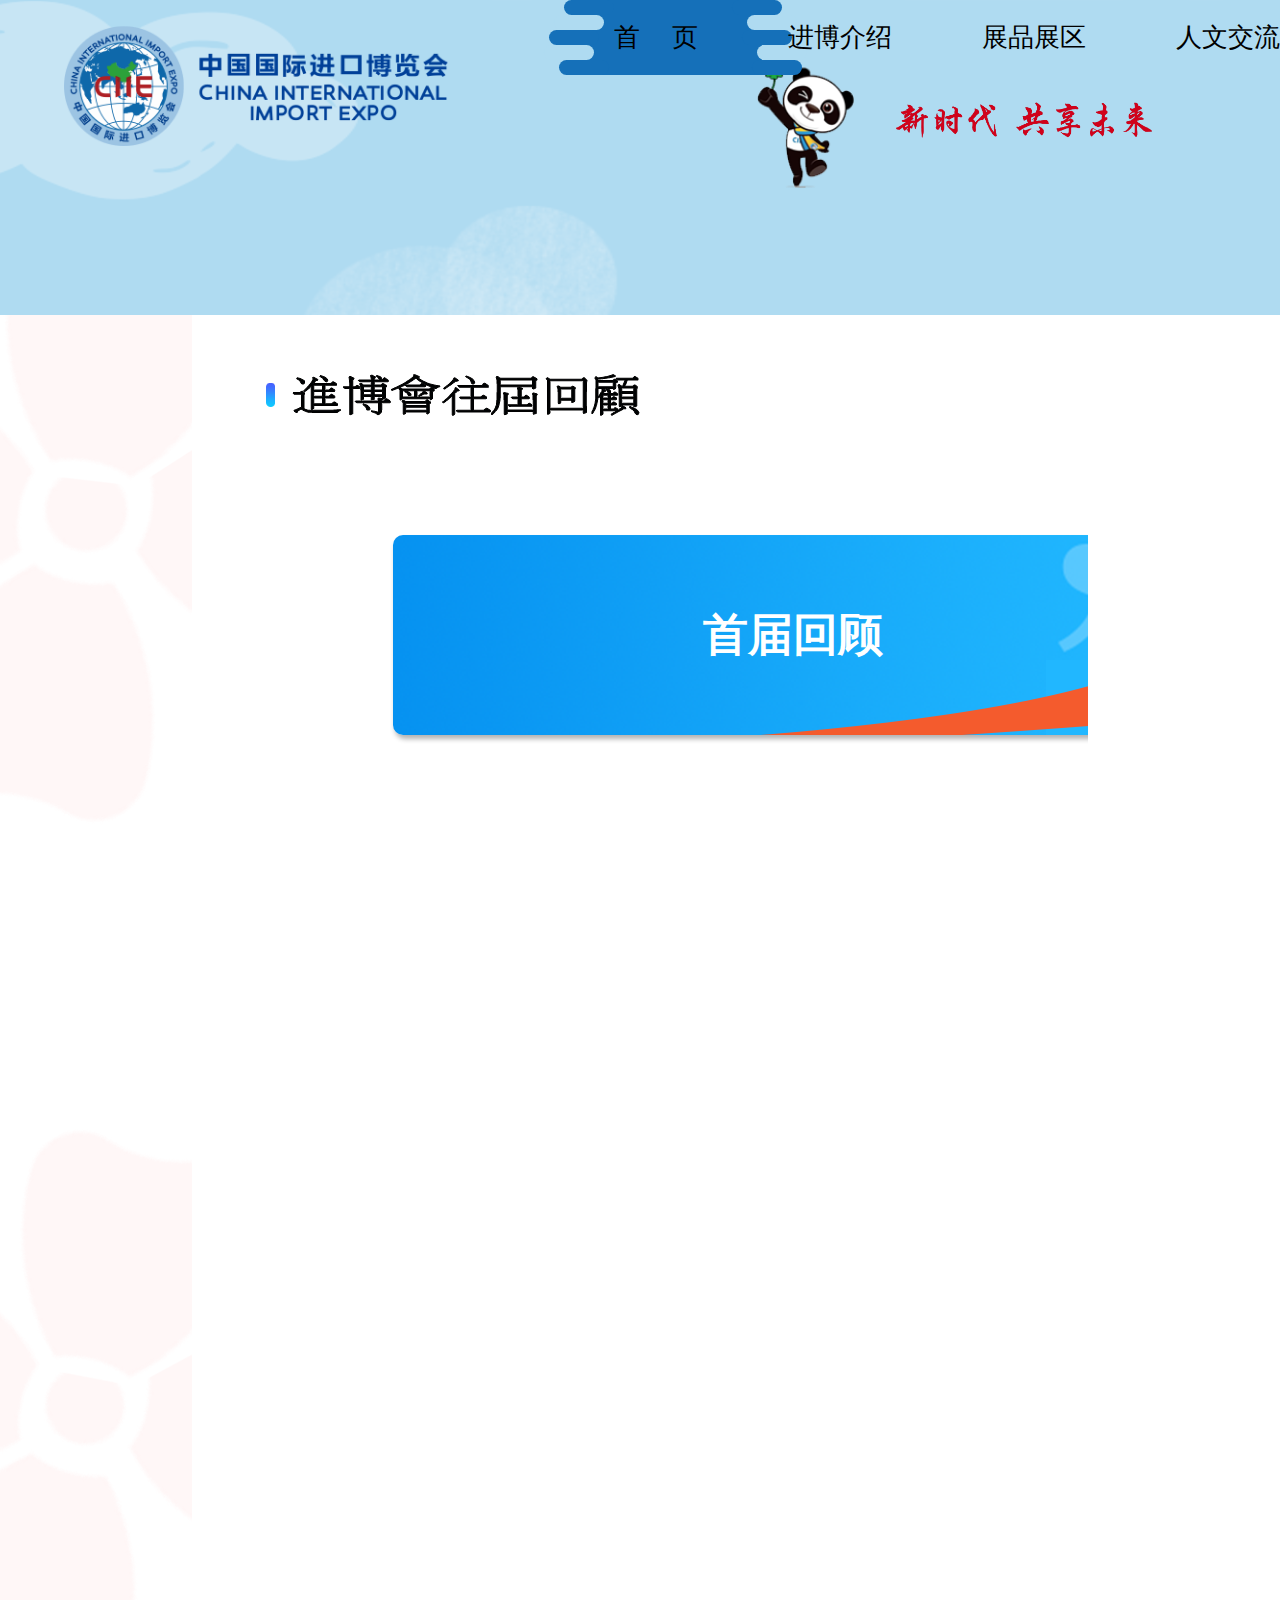
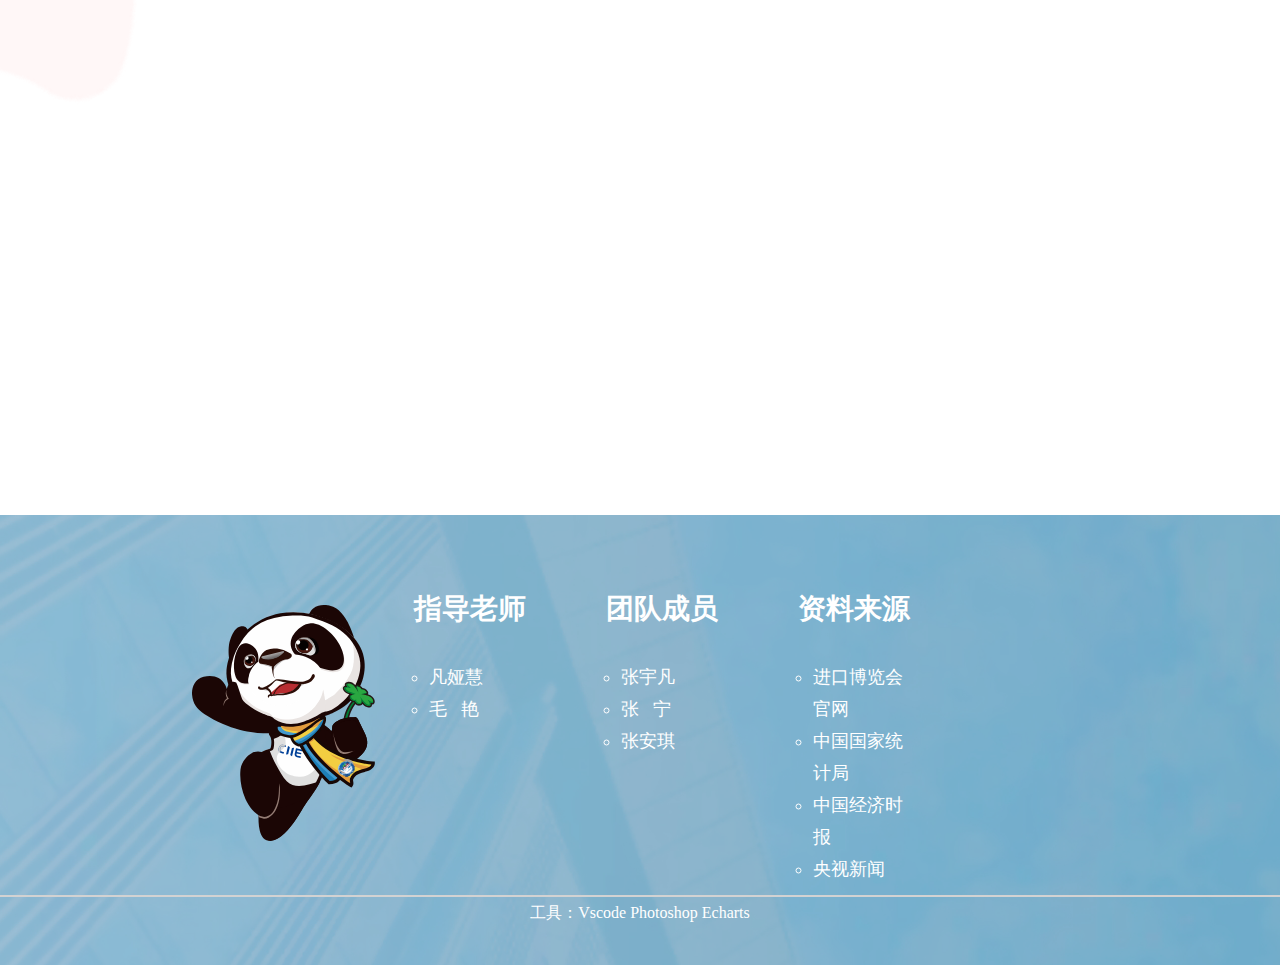
<file: wjhg.html>
<!DOCTYPE html>
<html lang="en">

<head>
    <meta charset="UTF-8" />
    <meta name="viewport" content="width=device-width, initial-scale=1.0" />
    <link rel="stylesheet" href="css/wjhgmain.css" />
    <title>往届回顾——中国国际进口博览会</title>
    <link rel="shortcut icon" href="favicon.png" type="image/x-icon">
    <script>
        function show(x, y) {
            document.getElementById(x).style.opacity = 0.6;
            document.getElementById(y).style.display = 'block';
        }

        function hide(x, y) {
            document.getElementById(x).style.opacity = 1;
            document.getElementById(y).style.display = 'none';
        }
    </script>
</head>

<body>
    <!-- 导航栏开始 -->
    <div class="top">
        <img src="img/pclogo.png" alt="" class="tp1">
        <img src="img/slogan.png" alt="" class="tp2">
        <img src="img/wjhgjb.png" alt="" class="tp3">
        <div class="nav">
            <a href="index.html">首&nbsp;&nbsp;&nbsp;&nbsp;&nbsp;页</a>
            <a href="index.html" class="active">进博介绍</a>
            <a href="index.html">展品展区</a>
            <a href="index.html">人文交流</a>
            <a href="index.html">往届回顾</a>
            <div id="nav-left" class="change"></div>
        </div>
    </div>
    <script>
        let marker = document.querySelector('#nav-left');
        let nav = document.querySelector('.nav');
        let item = document.querySelectorAll('.nav a');
        nav.onclick = function() {
            marker.classList.toggle('change');
        }

        function indicator(e) {
            marker.style.left = e.offsetLeft + 'px';
            marker.style.width = e.offsetWidth + 'px';
            marker.style.display = "block";
            marker.style.filter = 'hue-rotate(' + Math.random() * 0 + 'deg)'
        }
        item.forEach(link => {
            link: addEventListener("click", (e) => {
                indicator(e.target);
            })
        })

        function addActiveClass() {
            item.forEach((i) =>
                i.classList.remove('active'));
            this.classList.add('active');
        }
        item.forEach((i) =>
            i.addEventListener('click', addActiveClass));
    </script>
    <div class="main">
        <img src="img/wjhg.png" alt="" class="wjhg">
        <div class="post">
            <div class="box">
                <h2><a href="sjhg.html" target="_blank">首届回顾</a></h2>
            </div>
            <div class="box">
                <h2><a href="#">第二届回顾</a></h2>
            </div>
            <div class="box">
                <h2><a href="#">第三届回顾</a></h2>
            </div>
            <div class="box">
                <h2><a href="#">第四届回顾</a></h2>
            </div>
            <div class="box">
                <h2><a href="#">第五届回顾</a></h2>
            </div>
            <div class="box">
                <h2><a href="#">本届回顾</a></h2>
            </div>
        </div>
    </div>
    <script src="js/wjhg.js"></script>
    <!-- 页脚开始 -->
    <div class="footer">
        <img src="img/yjbg.png" alt="" class="bg">
        <div class="footer_content">
            <img src="img/jxw.png" alt="">
        </div>
        <div class="footer_1">
            <h3>指导老师</h3>
            <ul class="ul">
                <li>凡娅慧</li>
                <li>毛&nbsp;&nbsp;&nbsp;艳</li>
            </ul>
        </div>
        <div class="footer_zu">
            <div class="footer_zu1">
                <h3>团队成员</h3>
                <ul class="ul">
                    <li>张宇凡</li>
                    <li>张&nbsp;&nbsp;&nbsp;宁</li>
                    <li>张安琪</li>
                </ul>
            </div>
        </div>
        <div class="footer_text">
            <h3>资料来源</h3>
            <ul class="ul">
                <li>进口博览会官网</li>
                <li>中国国家统计局</li>
                <li>中国经济时报</li>
                <li>央视新闻</li>
            </ul>
        </div>
        <div class="xian">
            <p>工具：Vscode&nbsp;Photoshop&nbsp;Echarts</p>
        </div>
    </div>
</body>

</html>
</file>
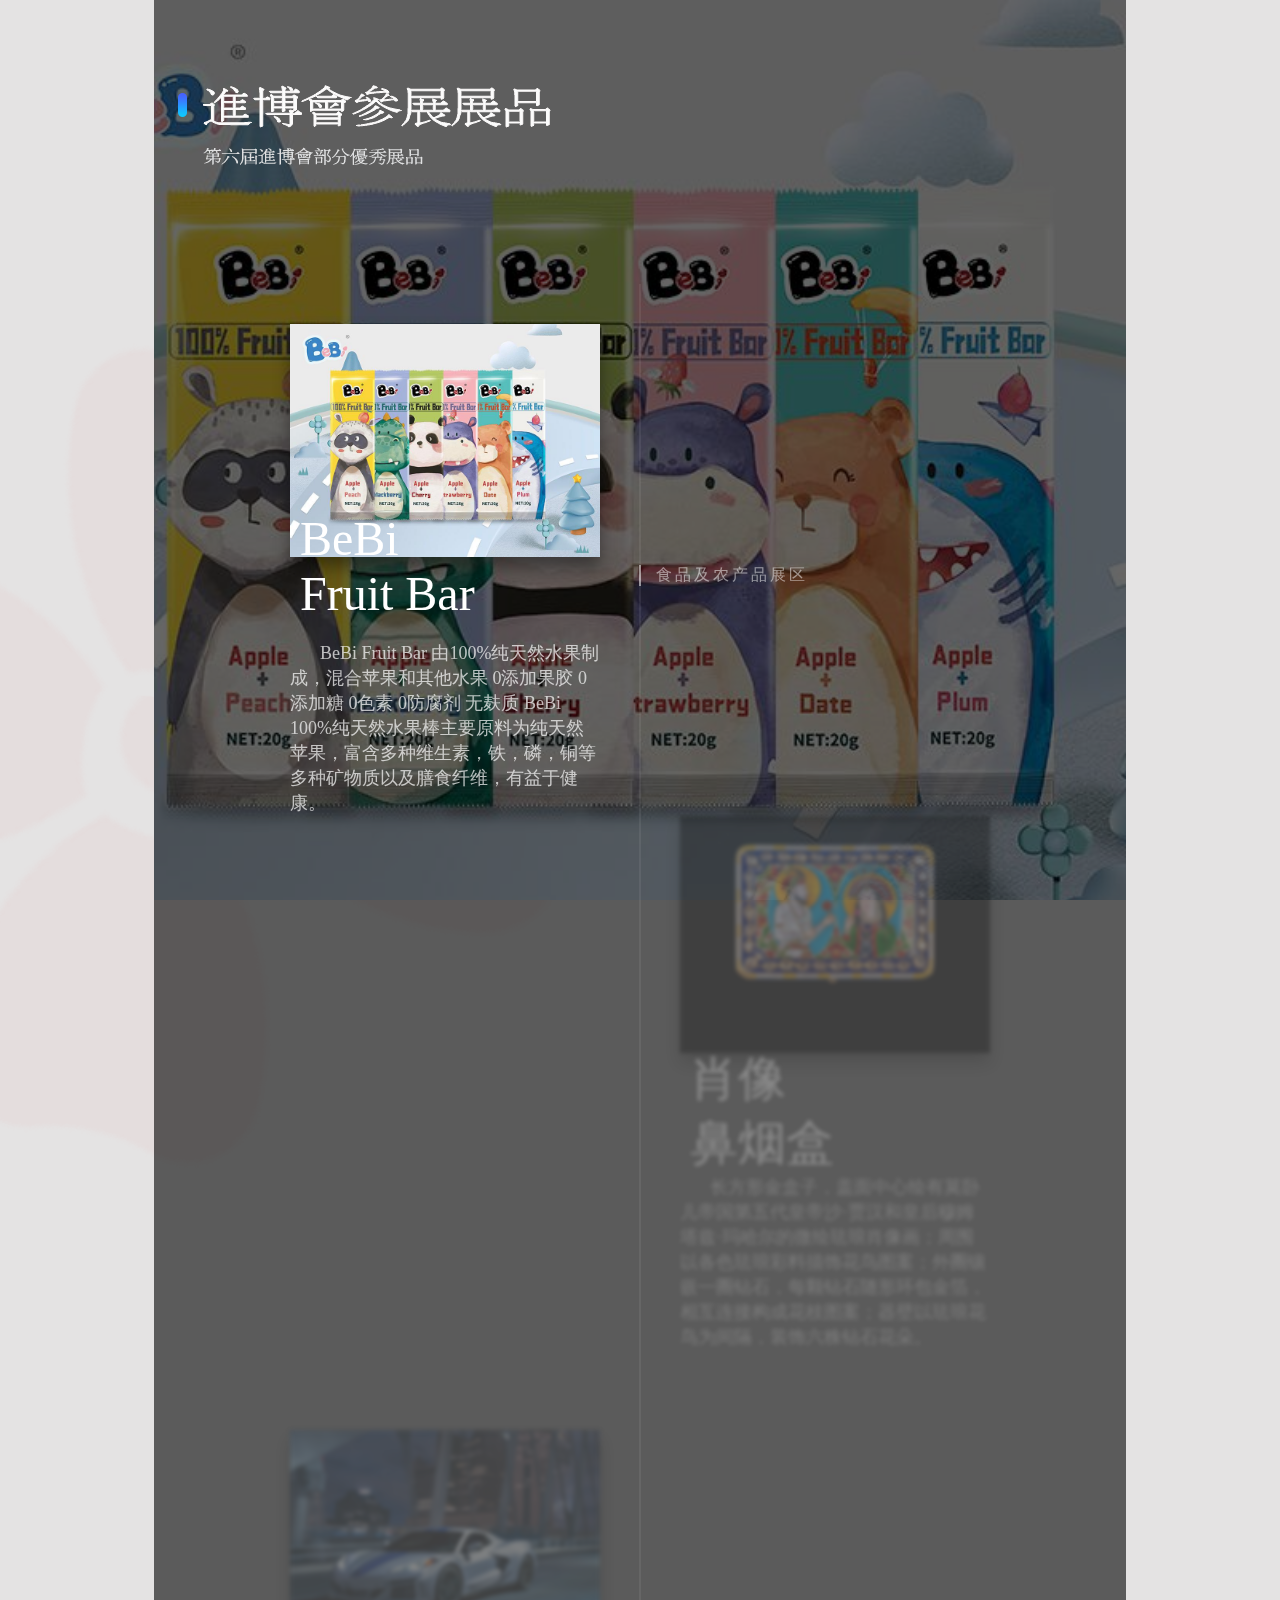
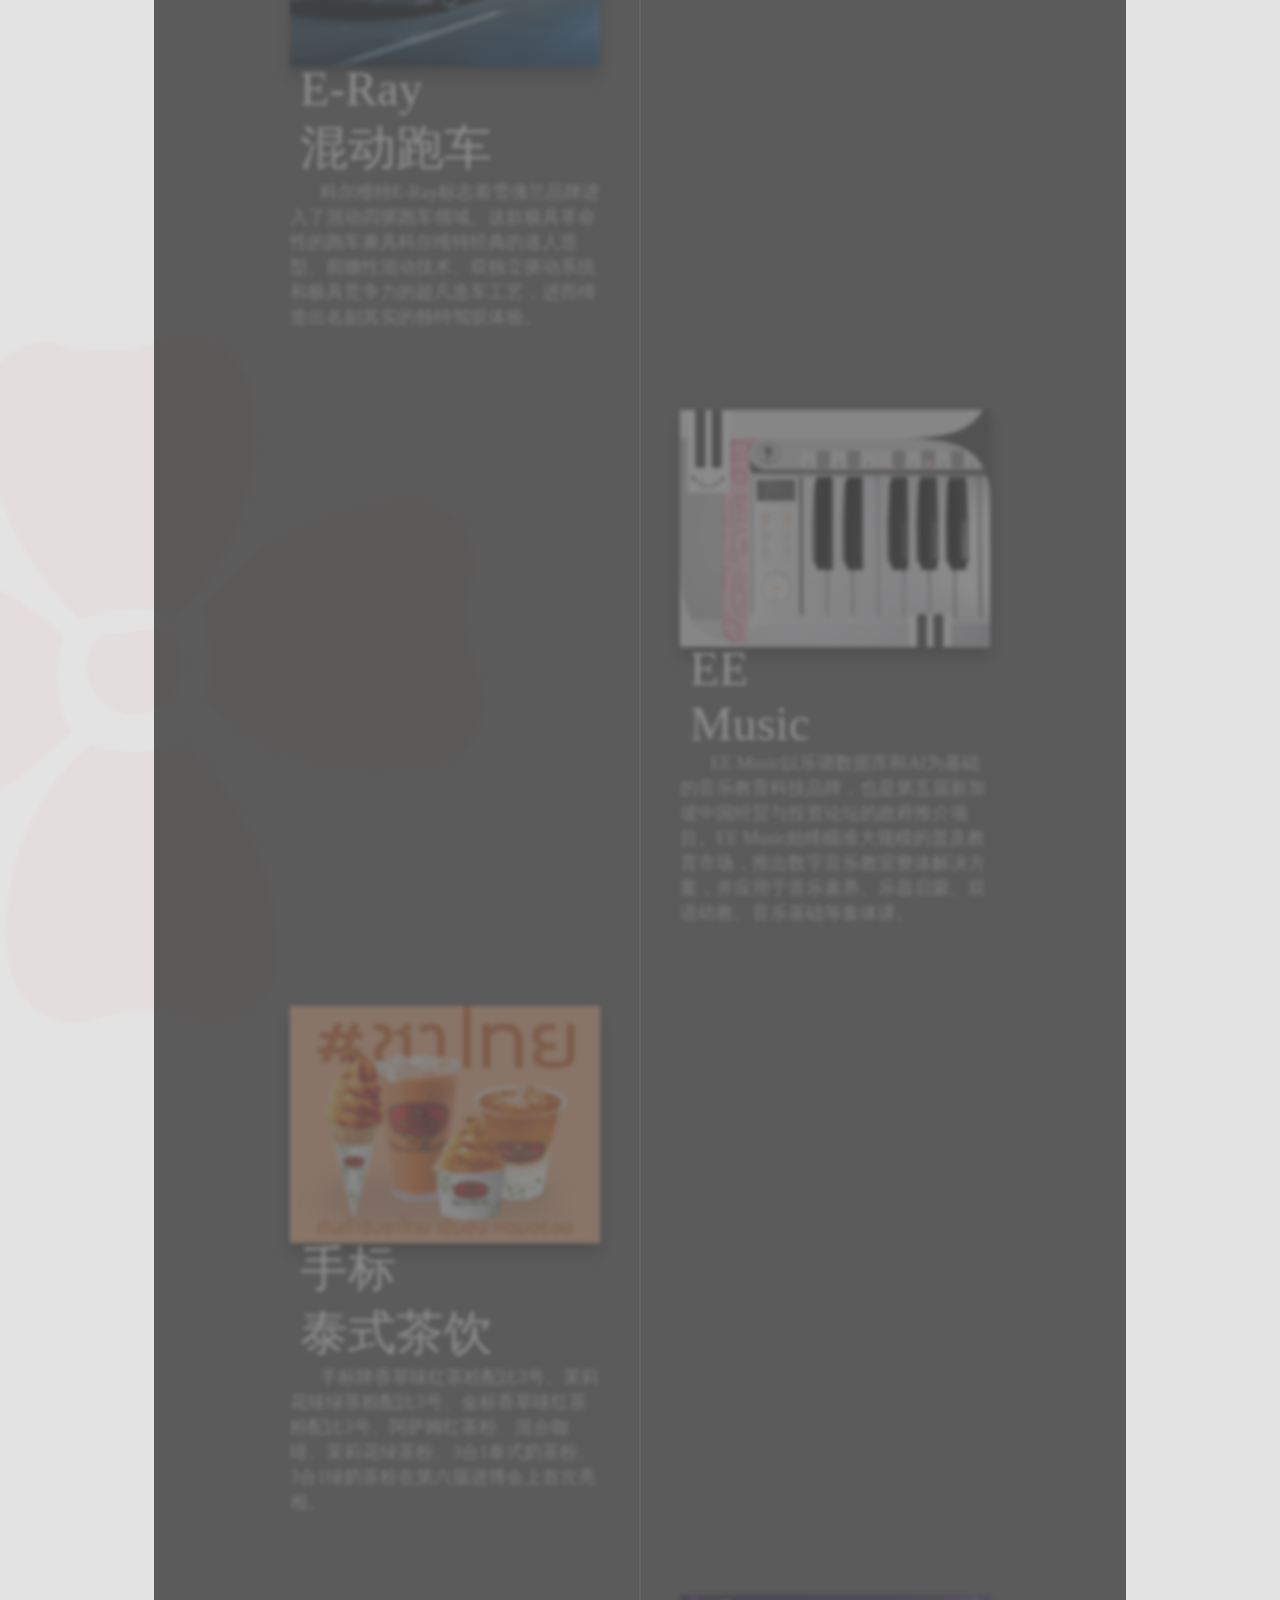
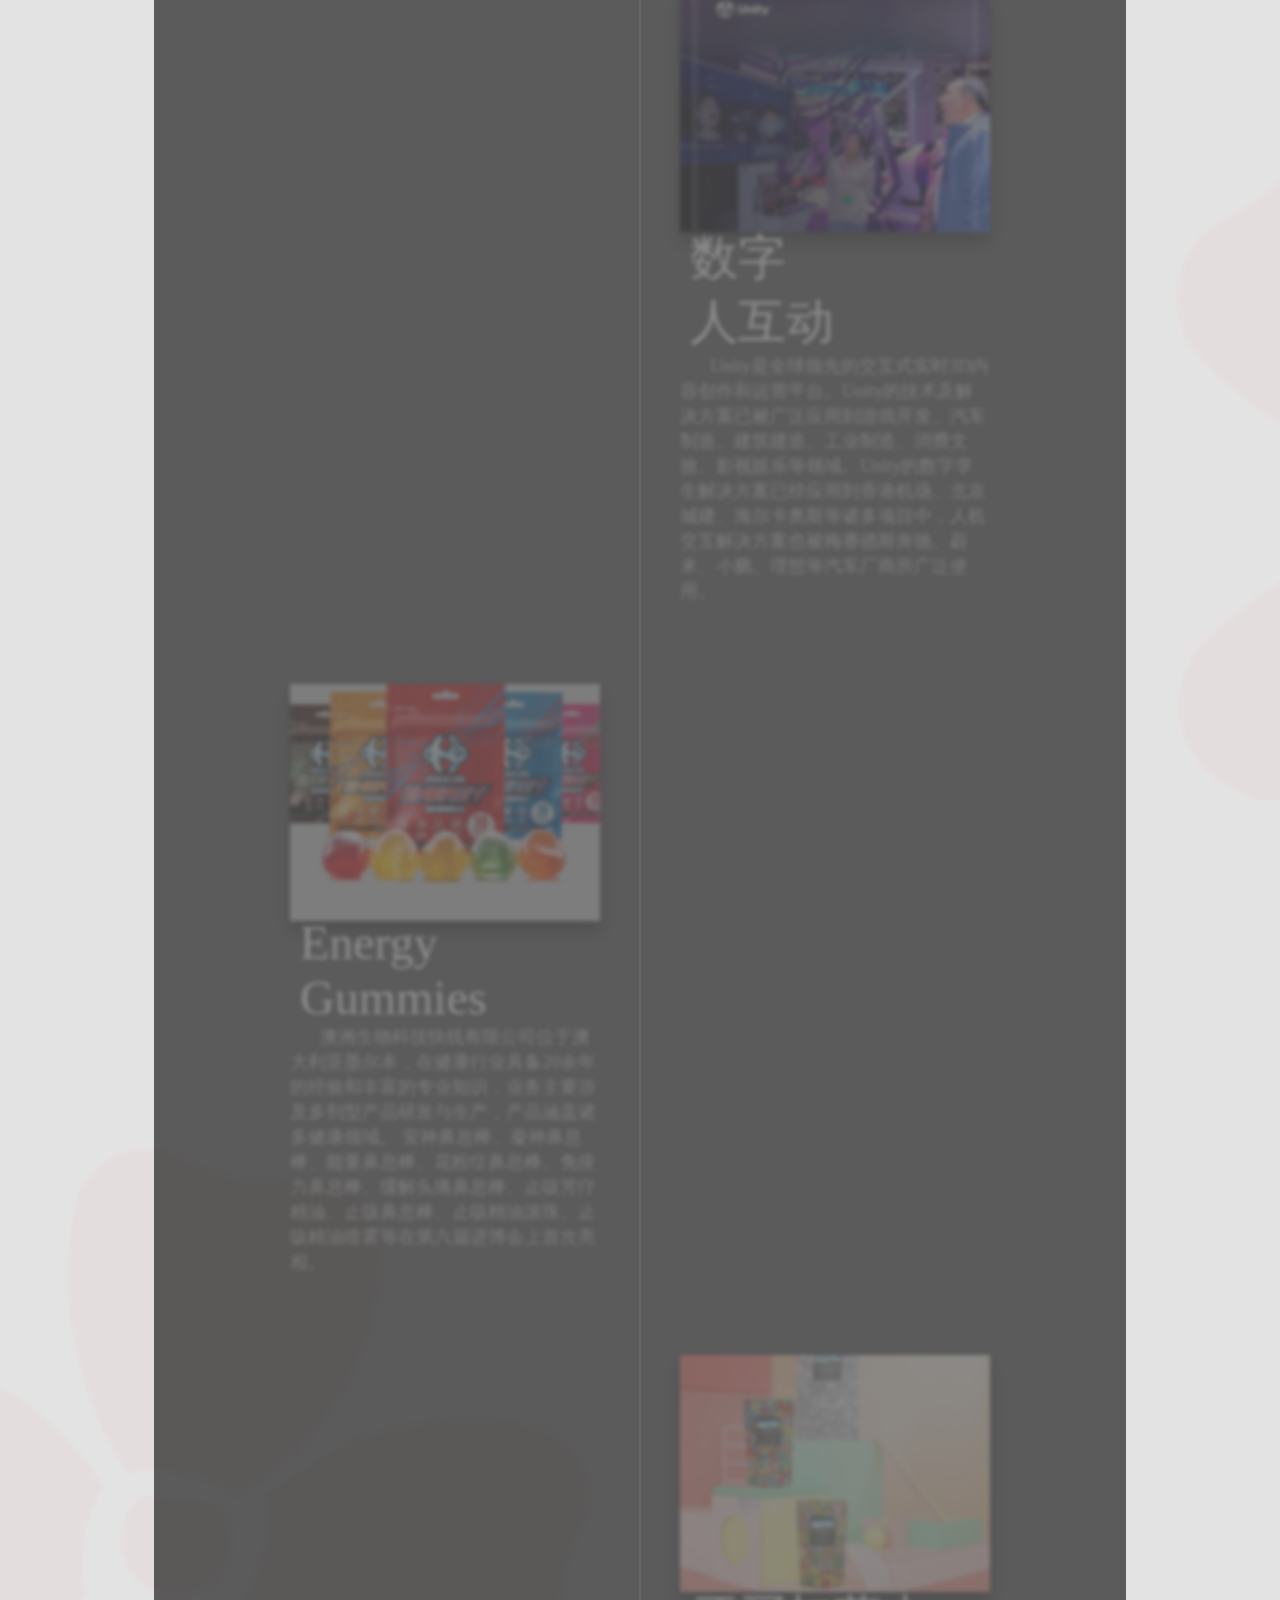
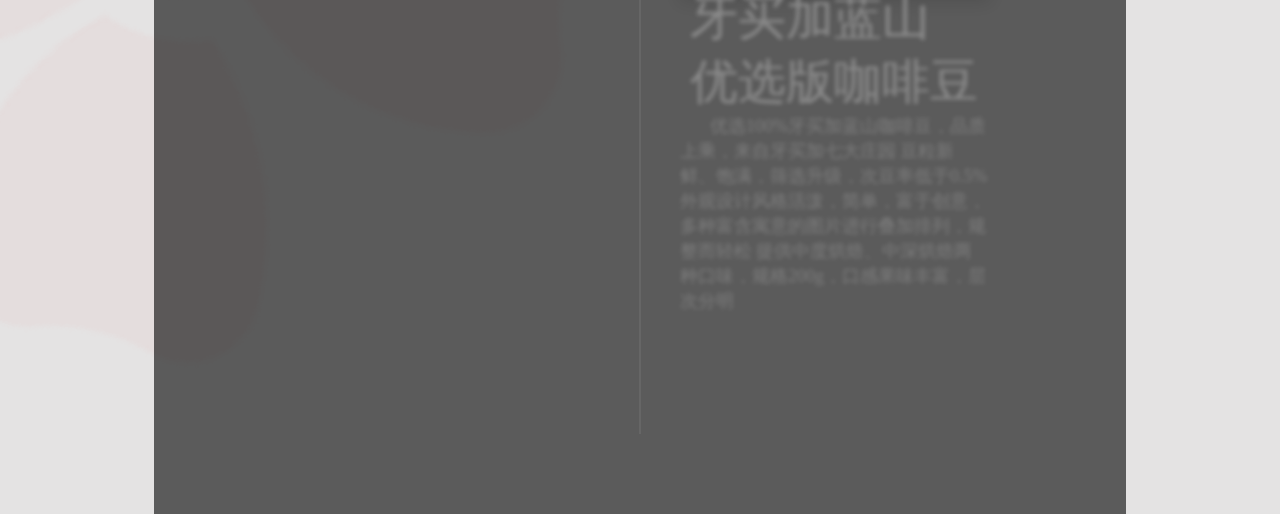
<file: zp.html>
<!DOCTYPE html>
<html lang="en">

<head>
    <meta charset="UTF-8">
    <title>参展展品——中国国际进口博览会</title>
    <link rel="shortcut icon" href="favicon.png" type="image/x-icon">
    <link href="css/zpmain.css" rel="stylesheet">
</head>

<body>
    <div class="timeline-container" id="timeline-1">
        <div class="timeline-header">
            <img src="img/yxzp.png" alt="">
        </div>
        <div class="timeline">
            <div class="timeline-item" data-text="食品及农产品展区">
                <div class="timeline__content"><img class="timeline__img" src="img/zp1.jpg" />
                    <h2 class="timeline__content-title">BeBi<br> Fruit Bar</h2>
                    <p class="timeline__content-desc">BeBi Fruit Bar 由100%纯天然水果制成，混合苹果和其他水果 0添加果胶 0添加糖 0色素 0防腐剂 无麸质 BeBi 100%纯天然水果棒主要原料为纯天然苹果，富含多种维生素，铁，磷，铜等多种矿物质以及膳食纤维，有益于健康。</p>
                </div>
            </div>
            <div class="timeline-item" data-text="消费品展区">
                <div class="timeline__content"><img class="timeline__img" src="img/zp2.png" />
                    <h2 class="timeline__content-title">肖像<br>鼻烟盒</h2>
                    <p class="timeline__content-desc">长方形金盒子，盖面中心绘有莫卧儿帝国第五代皇帝沙·贾汉和皇后穆姆塔兹·玛哈尔的微绘珐琅肖像画；周围以各色珐琅彩料描饰花鸟图案；外圈镶嵌一圈钻石，每颗钻石随形环包金箔，相互连接构成花枝图案；器壁以珐琅花鸟为间隔，装饰六株钻石花朵。</p>
                </div>
            </div>
            <div class="timeline-item" data-text="汽车展区">
                <div class="timeline__content"><img class="timeline__img" src="img/zp3.png" />
                    <h2 class="timeline__content-title">E-Ray<br>混动跑车</h2>
                    <p class="timeline__content-desc">科尔维特E-Ray标志着雪佛兰品牌进入了混动四驱跑车领域。这款极具革命性的跑车兼具科尔维特经典的迷人造型、前瞻性混动技术、双独立驱动系统和极具竞争力的超凡造车工艺，进而缔造出名副其实的独特驾驭体验。</p>
                </div>
            </div>
            <div class="timeline-item" data-text="创新孵化展区">
                <div class="timeline__content"><img class="timeline__img" src="img/zp4.png" />
                    <h2 class="timeline__content-title">EE<br> Music</h2>
                    <p class="timeline__content-desc">EE Music以乐谱数据库和AI为基础的音乐教育科技品牌，也是第五届新加坡中国经贸与投资论坛的政府推介项目。EE Music始终瞄准大规模的普及教育市场，推出数字音乐教室整体解决方案，并应用于音乐素养、乐器启蒙、双语幼教、音乐基础等集体课。</p>
                </div>
            </div>
            <div class="timeline-item" data-text="食品及农产品展区">
                <div class="timeline__content"><img class="timeline__img" src="img/zp5.png" />
                    <h2 class="timeline__content-title">手标<br>泰式茶饮</h2>
                    <p class="timeline__content-desc">手标牌香草味红茶粉配比3号、茉莉花味绿茶粉配比3号、金标香草味红茶粉配比3号、阿萨姆红茶粉、混合咖啡、茉莉花绿茶粉、3合1泰式奶茶粉、3合1绿奶茶粉在第六届进博会上首次亮相。</p>
                </div>
            </div>
            <div class="timeline-item" data-text="技术装备展区">
                <div class="timeline__content"><img class="timeline__img" src="img/zp6.png" />
                    <h2 class="timeline__content-title">数字<br>人互动</h2>
                    <p class="timeline__content-desc">Unity是全球领先的交互式实时3D内容创作和运营平台。Unity的技术及解决方案已被广泛应用到游戏开发、汽车制造、建筑建造、工业制造、消费文旅、影视娱乐等领域。Unity的数字孪生解决方案已经应用到香港机场、北京城建、海尔卡奥斯等诸多项目中，人机交互解决方案也被梅赛德斯奔驰、蔚来、小鹏、理想等汽车厂商所广泛使用。</p>
                </div>
            </div>
            <div class="timeline-item" data-text="医疗器械及医药保健展区">
                <div class="timeline__content"><img class="timeline__img" src="img/zp7.png" />
                    <h2 class="timeline__content-title">Energy<br>Gummies</h2>
                    <p class="timeline__content-desc">澳洲生物科技快线有限公司位于澳大利亚墨尔本，在健康行业具备20余年的经验和丰富的专业知识，业务主要涉及多剂型产品研发与生产，产品涵盖诸多健康领域。 安神鼻息棒、凝神鼻息棒、能量鼻息棒、花粉症鼻息棒、免疫力鼻息棒、缓解头痛鼻息棒、止咳芳疗精油、止咳鼻息棒、止咳精油滚珠、止咳精油喷雾等在第六届进博会上首次亮相。
                    </p>
                </div>
            </div>
            <div class="timeline-item" data-text="食品与农产品展区">
                <div class="timeline__content"><img class="timeline__img" src="img/zp8.png" />
                    <h2 class="timeline__content-title">牙买加蓝山<br>优选版咖啡豆</h2>
                    <p class="timeline__content-desc">优选100%牙买加蓝山咖啡豆，品质上乘，来自牙买加七大庄园 豆粒新鲜、饱满，筛选升级，次豆率低于0.5% 外观设计风格活泼，简单，富于创意，多种富含寓意的图片进行叠加排列，规整而轻松 提供中度烘焙、中深烘焙两种口味，规格200g，口感果味丰富，层次分明</p>
                </div>
            </div>
        </div>
    </div>

    <script src="js/zhanpin.js"></script>
    <script>
        (function($) {
            $.fn.timeline = function() {
                var selectors = {
                    id: $(this),
                    item: $(this).find(".timeline-item"),
                    activeClass: "timeline-item--active",
                    img: ".timeline__img"
                };
                selectors.item.eq(0).addClass(selectors.activeClass);
                selectors.id.css(
                    "background-image",
                    "url(" +
                    selectors.item
                    .first()
                    .find(selectors.img)
                    .attr("src") +
                    ")"
                );
                var itemLength = selectors.item.length;
                $(window).scroll(function() {
                    var max, min;
                    var pos = $(this).scrollTop();
                    selectors.item.each(function(i) {
                        min = $(this).offset().top;
                        max = $(this).height() + $(this).offset().top;
                        var that = $(this);
                        if (i == itemLength - 2 && pos > min + $(this).height() / 2) {
                            selectors.item.removeClass(selectors.activeClass);
                            selectors.id.css(
                                "background-image",
                                "url(" +
                                selectors.item
                                .last()
                                .find(selectors.img)
                                .attr("src") +
                                ")"
                            );
                            selectors.item.last().addClass(selectors.activeClass);
                        } else if (pos <= max - 40 && pos >= min) {
                            selectors.id.css(
                                "background-image",
                                "url(" +
                                $(this)
                                .find(selectors.img)
                                .attr("src") +
                                ")"
                            );
                            selectors.item.removeClass(selectors.activeClass);
                            $(this).addClass(selectors.activeClass);
                        }
                    });
                });
            };
        })(jQuery);

        $("#timeline-1").timeline();
    </script>
</body>

</html>
</file>
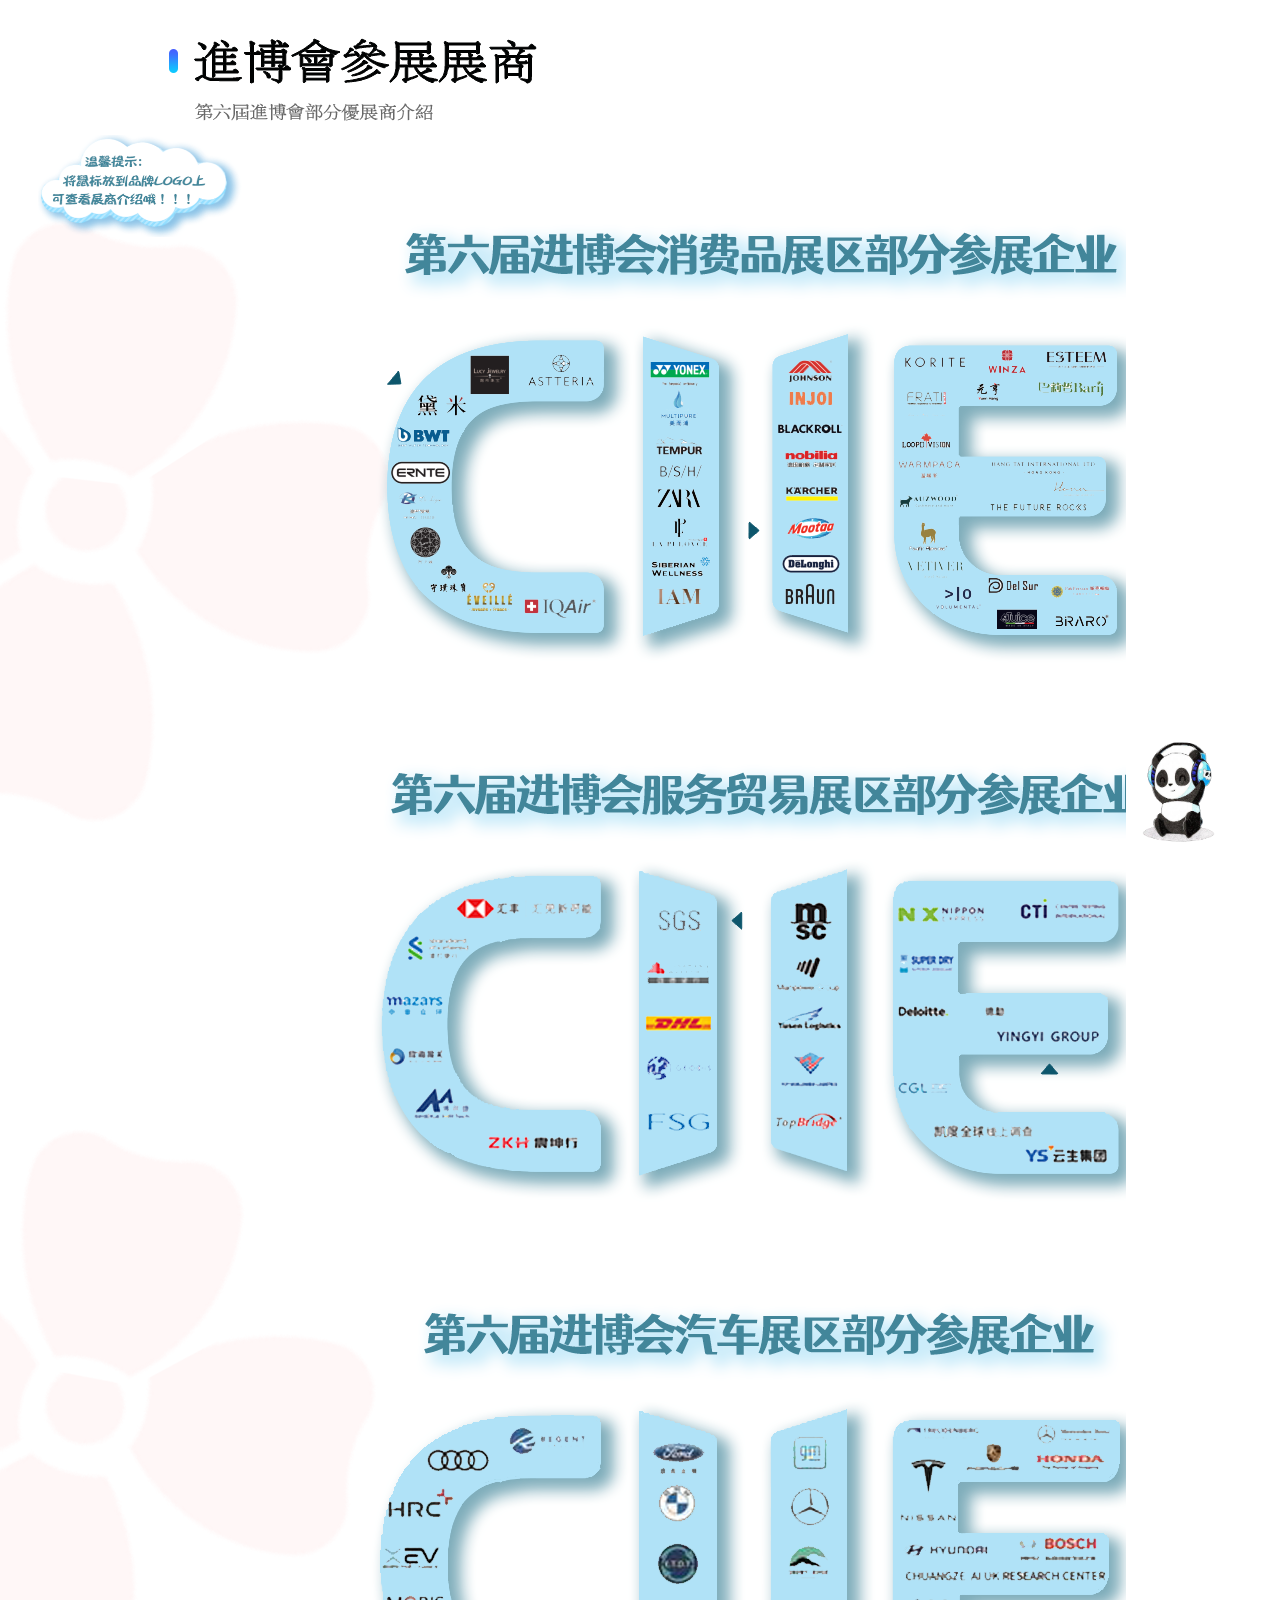
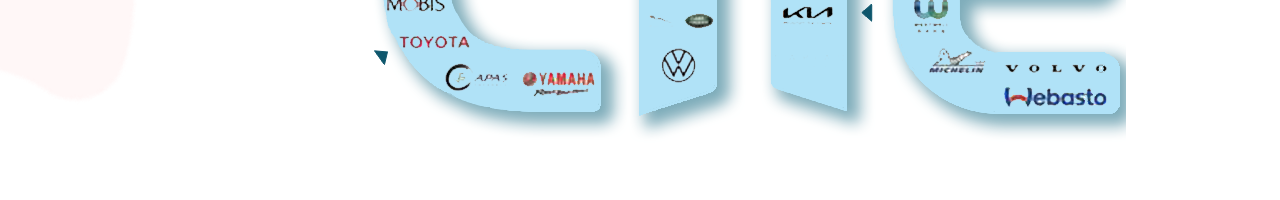
<file: zs.html>
<!DOCTYPE html>
<html lang="en">

<head>
    <meta charset="UTF-8">
    <meta name="viewport" content="width=device-width, initial-scale=1.0">
    <title>参展展商——中国国际进口博览会</title>
    <link rel="stylesheet" href="css/zsmain.css">
    <link rel="shortcut icon" href="favicon.png" type="image/x-icon">
</head>
<script>
    //让元素显示：
    function showDetail(i) {
        detail = document.getElementById(i);
        detail.style.display = "block";
    }
    //让元素消失：
    function hideDetail(i) {
        detail = document.getElementById(i);
        detail.style.display = "none";
    }
</script>

<body>

    <div class="main">
        <img src="img/xiong1.png" alt="" class="xiong1">
        <img src="img/yun-wxts.png" alt="" class="wxts">
        <!-- <h1>进博会参展展商</h1> -->
        <img src="img/zs.png" alt="" class="zs">
        <img src="img/xfp.png" alt="" class="xfp">

        <!-- 1 -->
        <div class="pointer01" onmouseover="showDetail('xfp1')"></div>
        <div class="xfp1" id="xfp1" onmouseout="hideDetail('xfp1')">
            <div class="xfp1_text">
                <p>
                    <img src="img/dm.png" alt="" class="dm"> 黛米珠宝是上海黛米珠宝有限公司旗下品牌， 黛米珍珠在国际珍珠市场， 享有很高的声誉，产品出口远销欧洲、美洲、澳洲、日本、韩国、香港及东南亚等国家和地区。
                </p>
            </div>
        </div>
        <!-- 2 -->
        <div class="pointer02" onmouseover="showDetail('xfp2')"></div>
        <div class="xfp2" id="xfp2" onmouseout="hideDetail('xfp2')">
            <div class="xfp2_text">
                <p>
                    <img src="img/mt.png" alt="" class="mt"> 茉汰Mootaa，高端家居清洁用品品牌，产品涵盖卫浴清洁、厨房清洁、家具清洁，家庭环境清洁，衣物清洁，管道疏通，鞋类清洁等多品类。
                </p>
            </div>
        </div>
        <img src="img/fwmy.png" alt="" class="fwmy">
        <!-- 3 -->
        <div class="pointer03" onmouseover="showDetail('fwmy3')"></div>
        <div class="fwmy3" id="fwmy3" onmouseout="hideDetail('fwmy3')">
            <div class="fwmy3_text">
                <p>
                    <img src="img/dhl.png" alt="" class="dhl"> DHL是全球著名的邮递和物流集团Deutsche Post DHL旗下的公司，DHL这个名称来自于三个公司创始人姓氏的首字母，他们是Adrian Dalsey、Larry Hillblom、Robert Lynn。
                </p>
            </div>
        </div>
        <!-- 4 -->
        <div class="pointer04" onmouseover="showDetail('fwmy4')"></div>
        <div class="fwmy4" id="fwmy4" onmouseout="hideDetail('fwmy4')">
            <div class="fwmy4_text">
                <p>
                    <img src="img/yy.png" alt="" class="yy"> 英壹商贸有限公司主要经营业务是在中国市场代理及销售英国进口的个人护理及婴童护理产品。
                </p>
            </div>
        </div>
        <img src="img/qc.png" alt="" class="qc">
        <!-- 5 -->
        <div class="pointer05" onmouseover="showDetail('qc5')"></div>
        <div class="qc5" id="qc5" onmouseout="hideDetail('qc5')">
            <div class="qc5_text">
                <p>
                    <img src="img/qy.png" alt="" class="qy"> 起亚即起亚汽车集团，是韩国最早的汽车制造商。2000年与现代集团合并成立现代起亚汽车集团。现代起亚汽车集团 是世界产量第五大的汽车生产商。
                </p>
            </div>
        </div>
        <!-- 6 -->
        <div class="pointer06" onmouseover="showDetail('qc6')"></div>
        <div class="qc6" id="qc6" onmouseout="hideDetail('qc6')">
            <div class="qc6_text">
                <p>
                    <img src="img/ft.png" alt="" class="ft">丰田汽车公司创立于1933年，世界十大汽车工业公司之一，是一家总部设在日本爱知县丰田市和东京都文京区的日本汽车制造公司，属于三井财阀。
                </p>
            </div>
        </div>
    </div>
</body>

</html>
</file>
<file: css/main.css>
* {
    margin: 0;
    padding: 0;
    border: 0;
    -ms-text-size-adjust: 100%;
    -webkit-text-size-adjust: 100%;
    -moz-osx-font-smoothing: grayscale;
    -webkit-font-smoothing: antialiased;
    -webkit-box-sizing: border-box;
    box-sizing: border-box;
}

body {
    /* background-color: rgb(176, 226, 247); */
    /* background-color: linear(90deg, #9cc3f8, #5d8bca); */
    background-image: url(../img/back.png);
}

.hezi {
    width: 80%;
    position: relative;
    float: left;
    margin-left: 10%;
    background-color: rgba(145, 204, 239, .4);
    border: 1px solid rgba(145, 204, 239, 0.8);
}


/* 首页开始 */

.top {
    width: 100%;
    height: 100vh;
    position: relative;
    left: 0;
    top: 0;
    overflow: hidden;
}

.top .bg3 {
    width: 10%;
    position: absolute;
    float: left;
    margin-top: 3%;
    margin-left: 3%;
}

.top .bg4 {
    position: absolute;
    float: left;
    margin-top: 3%;
    margin-left: 18%;
}

.top .bg5 {
    width: 15%;
    position: absolute;
    float: left;
    margin-top: 1.8%;
    margin-left: 25%;
    animation: bg6 2s ease 1s;
    animation-fill-mode: both;
}

.top .bg6 {
    width: 30%;
    position: absolute;
    float: left;
    margin-top: 3.3%;
    margin-left: 69.4%;
    animation: bg6 1s ease 1s;
    animation-fill-mode: both;
}

.top .bg7 {
    width: 25%;
    position: absolute;
    float: left;
    margin-top: 6%;
    margin-left: 70%;
}

.top .bg8 {
    position: absolute;
    float: left;
    margin-top: 0.1%;
    margin-left: 8%;
    animation: bg8 3s linear 1s;
    animation-fill-mode: both;
}

.top .bg9 {
    width: 15%;
    position: absolute;
    float: left;
    margin-top: 3.2%;
    margin-left: 55%;
    animation: bg9 3s linear 1s;
    animation-fill-mode: both;
}

.top .bg .bg2 {
    position: absolute;
}

.top .bg1 {
    width:1920px;
    position: relative;
    float: right;
    margin-top: 2%;
}


/* 导航栏 */

.nav {
    display: flex;
    width: 65%;
    height: 75px;
    position: absolute;
    float: left;
    right: 0;
    /* justify-content: center; */
    align-items: center;
    /* background: #151517; */
    gap: 30px;
    padding: 15px 60px;
    overflow: hidden;
}

.nav a {
    position: relative;
    color: #fff;
    text-decoration: none;
    font-size: 26px;
    z-index: 2;
    display: flex;
    float: left;
    left: 3%;
    /* justify-content: center; */
    align-items: center;
    padding: 0 30px;
    transition: 0.5s;
    height: 75px;
}

.nav a:active {
    color: #000;
}

#nav-left {
    position: absolute;
    height: 75px;
    width: 190px;
    background-color: #1570b9;
    z-index: 1;
    transition: 0.5s;
    /* display: none; */
}

#nav-left::before {
    content: '';
    position: absolute;
    left: -20px;
    width: 50px;
    height: 15px;
    background: #1570b9;
    border-radius: 15px;
    box-shadow: 15px 30px #1570b9, 5px 60px#1570b9, -15px 15px#00adeb, -10px 45px#00adeb;
    transition: 0.5s;
}

#nav-left::after {
    content: '';
    position: absolute;
    right: -30px;
    width: 50px;
    height: 15px;
    background: #1570b9;
    border-radius: 15px;
    box-shadow: 5px 30px #1570b9, -15px 60px #1570b9, 15px 15px#00adeb, 10px 45px#00adeb;
}

#nav-left.change::before {
    left: -8px;
    box-shadow: -15px 30px #1570b9, -5px 60px #1570b9, -10px 15px#00adeb, -20px 45px#00adeb;
}

#nav-left.change::after {
    right: -20px;
    box-shadow: 10px 30px #1570b9, 20px 60px #1570b9, 15px 15px#00adeb, 25px 45px#00adeb;
}


/* 首页结束 */


/* 进博介绍开始 */

.tow {
    width: 100%;
    height: 120vh;
    /* background-image: url(../img/background.png); */
    /* background-color: rgb(176, 226, 247); */
    position: relative;
    top: 0;
    left: 0;
    overflow: hidden;
}

.tow .tu {
    width: 100%;
    height: 100vh;
    position: absolute;
    /* background-color: rgb(176, 226, 247); */
}

.tow .tu .wan {
    width: 24%;
    float: left;
    position: absolute;
    margin-top: 1%;
    margin-left: 35%;
}

.tow .tu .xiong1 {
    width: 8%;
    height: 17%;
    position: fixed;
    bottom: 4%;
    right: 4%;
    z-index: 10;
}

.tow .hdbj {
    color: #1570b9;
    position: absolute;
    top: 35%;
    left: 5%;
}

.tow .yun1 {
    width: 15%;
    height: 15%;
    position: absolute;
    top: 4%;
    left: 5%;
}

.tow .yun2 {
    width: 15%;
    height: 15%;
    position: absolute;
    top: 46%;
    left: 5%;
}

.tow .yun3 {
    width: 15%;
    height: 15%;
    position: absolute;
    top: 4%;
    right: 11%;
}

.tow .sj {
    width: 22%;
    height: 37%;
    position: absolute;
    top: 12%;
    left: 53%;
}

.tow .yun4 {
    width: 15%;
    height: 15%;
    position: absolute;
    top: 67%;
    left: 5%;
}

.tow .yun5 {
    width: 15%;
    height: 15%;
    position: absolute;
    top: 45%;
    right: 11%;
}

.tow .yun6 {
    width: 15%;
    height: 15%;
    position: absolute;
    top: 67%;
    right: 11%;
}

.news1 textarea {
    width: 20%;
    height: 39%;
    font-size: 20px;
    position: absolute;
    border: 5px solid #fff;
    background-color: rgb(79, 143, 164);
    border-radius: 40px 40px 40px 40px;
    padding: 6px;
    top: 13%;
    left: 18%;
    resize: none;
}

.news2 textarea {
    width: 20%;
    height: 8%;
    font-size: 20px;
    position: absolute;
    border: 5px solid #fff;
    background-color: rgb(79, 143, 164);
    border-radius: 30px 30px 30px 30px;
    padding: 6px;
    top: 55%;
    left: 18%;
    resize: none;
}

.news3 textarea {
    width: 20%;
    height: 15%;
    font-size: 20px;
    position: absolute;
    border: 5px solid #fff;
    background-color: rgb(79, 143, 164);
    border-radius: 40px 40px 40px 40px;
    padding: 6px;
    top: 76%;
    left: 18%;
    resize: none;
}

.news4 textarea {
    width: 18%;
    height: 6%;
    font-size: 20px;
    position: absolute;
    border: 5px solid #fff;
    background-color: rgb(79, 143, 164);
    border-radius: 30px 30px 30px 30px;
    padding: 6px;
    top: 55%;
    left: 54.5%;
    resize: none;
}

.news5 textarea {
    width: 18%;
    height: 6%;
    font-size: 20px;
    position: absolute;
    border: 5px solid #fff;
    background-color: rgb(79, 143, 164);
    border-radius: 30px 30px 30px 30px;
    padding: 6px;
    top: 78%;
    left: 54.5%;
    resize: none;
}


/* 进博介绍结束 */


/* 展品展区开始 */

.main {
    width: 100%;
    height: 90vh;
    position: relative;
    top: 0;
    left: 0;
    overflow: hidden;
}

.main .xian {
    width: 4%;
    position: absolute;
    float: left;
    margin-left: 5%;
}

.main_left {
    width: 120%;
    position: absolute;
    margin-left: 15%;
    margin-top: -2%;
}

.main_left .home1 {
    width: 40%;
    float: left;
    margin-top: 5%;
    margin-left: 5%;
    position: relative;
}


/* 1 */

.main_left .pointer01 {
    width: 4%;
    height: 12%;
    padding: 20px;
    position: absolute;
    left: 30%;
    top: 25%;
    /* background-color: rgba(255, 0, 0, 0.5); */
}

.main_left .zq {
    width: 20%;
    position: absolute;
    left: 22%;
    top: 38%;
    display: none;
    animation: fadeIn 1s linear;
}

.main_left .zq .zq_text {
    cursor: pointer;
    position: absolute;
    bottom: 0;
    left: 0;
    background-color: rgba(0, 30, 96, 0.9);
    color: #fff;
    padding: 10%;
    display: -webkit-box;
    -webkit-line-clamp: 4;
    -webkit-box-orient: vertical;
    overflow: hidden;
}


/* 2 */

.main_left .pointer02 {
    width: 4%;
    height: 12%;
    position: absolute;
    left: 24%;
    top: 22%;
    /* background-color: rgba(255, 0, 0, 0.5); */
}

.main_left .zq2 {
    width: 20%;
    height: 10%;
    position: absolute;
    left: 20%;
    top: 30%;
    display: none;
    animation: fadeIn 1s linear;
}

.main_left .zq2 .zq2_text {
    cursor: pointer;
    position: absolute;
    bottom: 0;
    left: 0;
    background-color: rgba(0, 30, 96, 0.9);
    color: #fff;
    padding: 10%;
    display: -webkit-box;
    -webkit-line-clamp: 4;
    -webkit-box-orient: vertical;
    overflow: hidden;
}


/* 3 */

.main_left .pointer03 {
    width: 9%;
    height: 18%;
    position: absolute;
    left: 10%;
    top: 33%;
    /* background-color: rgba(255, 0, 0, 0.5); */
}

.main_left .zq3 {
    width: 20%;
    height: 10%;
    position: absolute;
    left: 6%;
    top: 42%;
    display: none;
    animation: fadeIn 1s linear;
}

.main_left .zq3 .zq3_text {
    cursor: pointer;
    position: absolute;
    bottom: 0;
    left: 0;
    background-color: rgba(255, 197, 0, 0.8);
    color: #fff;
    padding: 10%;
    display: -webkit-box;
    -webkit-line-clamp: 4;
    -webkit-box-orient: vertical;
    overflow: hidden;
}


/* 4 */

.main_left .pointer04 {
    width: 12%;
    height: 25%;
    position: absolute;
    left: 13%;
    top: 60%;
    /* background-color: rgba(255, 0, 0, 0.5); */
}

.main_left .zq4 {
    width: 20%;
    height: 10%;
    position: absolute;
    left: 10%;
    top: 74%;
    display: none;
    animation: fadeIn 1s linear;
}

.main_left .zq4 .zq4_text {
    cursor: pointer;
    position: absolute;
    bottom: 0;
    left: 0;
    background-color: rgba(176, 21, 12, 0.9);
    color: #fff;
    padding: 10%;
    display: -webkit-box;
    -webkit-line-clamp: 4;
    -webkit-box-orient: vertical;
    overflow: hidden;
}


/* 5 */

.main_left .pointer05 {
    width: 8%;
    height: 10%;
    position: absolute;
    left: 32%;
    top: 59%;
    /* background-color: rgba(255, 0, 0, 0.5); */
}

.main_left .zq5 {
    width: 20%;
    height: 10%;
    position: absolute;
    left: 28%;
    top: 64%;
    display: none;
    animation: fadeIn 1s linear;
}

.main_left .zq5 .zq5_text {
    cursor: pointer;
    position: absolute;
    bottom: 0;
    left: 0;
    background-color: rgba(10, 83, 16, 0.9);
    color: #fff;
    padding: 10%;
    display: -webkit-box;
    -webkit-line-clamp: 4;
    -webkit-box-orient: vertical;
    overflow: hidden;
}


/* 6 */

.main_left .pointer06 {
    width: 8%;
    height: 10%;
    position: absolute;
    left: 35%;
    top: 46.5%;
    /* background-color: rgba(255, 0, 0, 0.5); */
}

.main_left .zq6 {
    width: 25%;
    position: absolute;
    left: 24%;
    top: 60%;
    display: none;
    animation: fadeIn 1s linear;
}

.main_left .zq6 .zq6_text {
    cursor: pointer;
    position: absolute;
    bottom: 0;
    left: 0;
    background-color: rgba(10, 83, 16, 0.9);
    color: #fff;
    padding: 8%;
    display: -webkit-box;
    -webkit-line-clamp: 4;
    -webkit-box-orient: vertical;
    overflow: hidden;
}


/* 跳转链接开始 */

.main .an button {
    width: 20%;
    height: 10%;
    position: absolute;
    float: left;
    margin-top: 20%;
    margin-left: 74%;
    background-color: #9fcced;
    box-shadow: 5px 5px 5px #1570b9;
}

.main .an a {
    font-size: 28px;
    color: #fff;
    font-weight: bold;
    cursor: pointer;
    list-style-type: none;
    text-decoration: none;
}

.main .an a:hover {
    font-size: 30px;
    color: #1570b9;
    font-weight: bold;
    cursor: pointer;
    list-style-type: none;
    text-decoration: none;
}

.main .an2 button {
    width: 20%;
    height: 10%;
    position: absolute;
    float: left;
    margin-top: 30%;
    margin-left: 74%;
    background-color: #9fcced;
    box-shadow: 5px 5px 5px #1570b9;
}

.main .an2 a {
    font-size: 28px;
    color: #fff;
    font-weight: bold;
    cursor: pointer;
    list-style-type: none;
    text-decoration: none;
}

.main .an2 a:hover {
    font-size: 30px;
    color: #1570b9;
    font-weight: bold;
    cursor: pointer;
    list-style-type: none;
    text-decoration: none;
}


/* 跳转链接结束 */


/* 展区结束 */


/* 友人汇开始 */

.yrh {
    overflow: hidden;
    width: 100%;
}

.yrh .swiper {
    float: left;
    margin-top: 5%;
    margin-left: 5%;
}


/* 友人汇结束 */


/* 人文交流开始 */

.san {
    width: 100%;
    overflow: hidden;
    border-top: none;
    box-sizing: border-box;
}

.swipe {
    position: relative;
    width: 50%;
    height: 10%;
    float: left;
    margin-left: 2%;
    margin-top: 2%;
    text-align: center;
    color: #fff;
    overflow: hidden;
}

.swipe ul {
    padding: 0;
    width: calc(800px * 4);
    transition: 0.5s;
}

.swipe li {
    float: left;
    width: 800px;
    height: 500px;
    list-style: none;
    line-height: 500px;
    font-size: 50px;
}

.swipe ul img {
    width: 95%;
}

.swipe label[for^="indicator"] {
    position: absolute;
    top: 450px;
    width: 20px;
    height: 20px;
    background-color: rgba(255, 255, 255, 0.3);
    border-radius: 50%;
    cursor: pointer;
    transition: 0.3s;
}

.swipe label[for="indicator1"] {
    left: 44%;
}

.swipe label[for="indicator2"] {
    left: 49%;
}

.swipe label[for="indicator3"] {
    left: 54%;
}

.swipe label[for="indicator4"] {
    left: 59%;
}

#indicator1:checked~ul {
    margin-left: 0;
}

#indicator2:checked~ul {
    margin-left: -800px;
}

#indicator3:checked~ul {
    margin-left: -1600px;
}

#indicator4:checked~ul {
    margin-left: -2400px;
}

#indicator1:checked~label[for="indicator1"] {
    background-color: #fff;
}

#indicator2:checked~label[for="indicator2"] {
    background-color: #fff;
}

#indicator3:checked~label[for="indicator3"] {
    background-color: #fff;
}

#indicator3:checked~label[for="indicator4"] {
    background-color: #fff;
}

.san .san-right {
    float: right;
    width: 40%;
    margin-top: 2%;
    margin-right: 5%;
    box-sizing: border-box;
}

.san-right ul {
    list-style: none;
}

.san-right ul li {
    padding: 40px;
    background: #97c3db;
    opacity: 70%;
    margin-top: 2px;
}

.san-right ul li a {
    position: relative;
    display: block;
    text-decoration: none;
    color: #000;
    font-weight: bold;
    font-size: 28px;
    cursor: pointer;
}

.san-right ul li p {
    position: relative;
    display: block;
    text-decoration: none;
    color: #555;
    text-align: 2em;
    padding-top: 4px;
}

.san-right ul li a:hover {
    color: #fff;
}

.san-right-ul:hover {
    display: block;
}


/* 图观进博开始 */

.main2 {
    width: 100%;
    height: 115vh;
    position: relative;
    top: 0;
    left: 0;
    overflow: hidden;
}


/* 图表1开始 */

.main2 .tubiao1 {
    width: 100%;
    position: absolute;
    top: 15%;
    left: 10%;
}

.tubiao1 h3 {
    font-size: 24px;
    line-height: 2;
    color: #1570b9;
}

.tubiao1 p {
    line-height: 3;
    color: #1570b9;
}

.clearfix:before,
.clearfix:after {
    content: "";
    display: table;
}

.clearfix:after {
    clear: both;
}

.clearfix {
    zoom: 1;
}

dl {
    width: 800px;
    margin-top: 5px;
}

dt,
dd {
    float: left;
}

dt {
    width: 100px;
    height: 50px;
    margin-right: 10px;
    text-align: right;
    line-height: 50px;
    padding-right: 2px;
    font-size: 20px;
    color: #1570b9;
}

#img01 {
    background: url(../img//tb.jpg.png) no-repeat -88px 0px;
    width: 250px;
    height: 50px;
}

.text {
    font-size: 20px;
    line-height: 42px;
    font-family: "Arial Black", Gadget, sans-serif;
    margin-left: 5px;
    color: #555;
    display: none;
}

#img02 {
    background: url(../img//tb.jpg.png) no-repeat -88px -47px;
    width: 307.4px;
    height: 50px;
}

#img03 {
    background: url(../img//tb.jpg.png) no-repeat -88px -94px;
    width: 313.9px;
    height: 50px;
}

#img04 {
    background: url(../img//tb.jpg.png) no-repeat -88px -141px;
    width: 305.7px;
    height: 50px;
}

#img05 {
    background: url(../img//tb.jpg.png) no-repeat -88px -188px;
    width: 317.8px;
    height: 50px;
}

#img06 {
    background: url(../img//tb.jpg.png) no-repeat -88px -235px;
    width: 338.9px;
    height: 50px;
}

.wz {
    float: left;
    margin-left: 50%;
    margin-top: 5%;
}

.wz .c {
    font-size: 28px;
    line-height: 2;
    color: #1570b9;
    font-weight: bold;
}

.wz .z {
    font-size: 20px;
    line-height: 2;
    color: #1570b9;
}

.wz .sz1 {
    font-size: 30px;
    line-height: 2;
    color: #fff;
}


/* 图表1结束 */


/* 图表2开始 */

.tb {
    width: 45%;
    height: 40%;
    position: relative;
    top: 40%;
    left: 50%;
}

.wz2 {
    float: left;
    margin-left: 8%;
    margin-top: 16%;
}

.wz2 .c {
    font-size: 28px;
    line-height: 2;
    color: #1570b9;
    font-weight: bold;
}

.wz2 .z {
    font-size: 20px;
    line-height: 2;
    color: #1570b9;
}

.wz2 .sz1 {
    font-size: 30px;
    line-height: 2;
    color: #fff;
}

.tb2 h3 {
    width: 100%;
    float: left;
    margin-top: -25%;
    margin-left: 58%;
    font-size: 24px;
    line-height: 2;
    color: #1570b9;
}


/* tubiao2结束 */


/* 图表结束 */


/* 页脚开始 */

.footer {
    overflow: hidden;
    width: 100%;
    height: 50vh;
    position: relative;
    background-color: rgb(54, 55, 56);
}

.footer img .bg {
    width: 100%;
    display: block;
    position: relative;
    left: 0;
    opacity: 40%;
}

.footer .xian {
    width: 100%;
    color: #fff;
    text-align: center;
    line-height: 2em;
    border-top: 2px solid #d2d2d2;
    position: absolute;
    bottom: 8%;
}

.footer .footer_content {
    width: 20%;
    display: block;
    position: absolute;
    left: 15%;
    top: 20%;
}

.footer .footer_1 {
    position: absolute;
    top: 10%;
    height: 72%;
    left: 30%;
    width: 30%;
    color: #fff;
    padding: 30px;
    margin: auto;
    font-size: 24px;
}

.footer .footer_zu {
    position: absolute;
    top: 10%;
    height: 72%;
    left: 45%;
    width: 30%;
    color: #fff;
    padding: 30px;
    margin: auto;
}

.footer .footer_zu .footer_zu1 {
    font-size: 24px;
}

.footer .footer_text {
    position: absolute;
    top: 10%;
    height: 72%;
    left: 60%;
    width: 30%;
    color: #fff;
    padding: 30px;
    margin: auto;
    font-size: 24px;
}

.footer .ul {
    position: absolute;
    top: 22%;
    left: 4%;
    width: 40%;
    color: #fff;
    padding: 30px;
    line-height: 32px;
    margin: auto;
    font-size: 18px;
    list-style-type: circle;
}

@keyframes bg6 {
    0% {
        transform: scale(0);
    }
    100% {
        transform: scale(1);
    }
}

@keyframes bg8 {
    0% {
        transform: translateX(-100%);
        opacity: 0;
    }
    100% {
        transform: translateX(0);
        opacity: 1;
    }
}

@keyframes bg9 {
    0% {
        transform: translateX(100%);
        opacity: 0;
    }
    100% {
        transform: translateX(0);
        opacity: 1;
    }
}

@keyframes fadeIn {
    0% {
        opacity: 0;
    }
    100% {
        opacity: 1;
    }
}
</file>
<file: css/sjhgmain.css>
@import url('https://fonts.googleapis.com/css2?family=Roboto:wght@400;700&display=swap');
* {
    box-sizing: border-box;
    margin: 0;
    padding: 0;
}

body {
    background-image: url(../img/home-bg2.png);
    display: flex;
    flex-direction: column;
    align-items: center;
    justify-content: center;
    margin: 0;
    overflow-x: hidden;
}

.top {
    background-image: url(../img/back2.png);
    width: 100%;
    height: 35vh;
    position: relative;
    top: 2%;
    overflow: hidden;
}

.top .tp1 {
    width: 30%;
    float: left;
    margin-left: 5%;
    margin-top: 2%;
}

.top .tp2 {
    width: 20%;
    float: right;
    margin-right: 10%;
    margin-top: 8%;
    animation: tp2 2s linear 0s;
    animation-fill-mode: both;
}

.top .tp3 {
    width: 8%;
    float: right;
    margin-right: 3%;
    margin-top: 4%;
}

.nav {
    display: flex;
    width: 100%;
    height: 75px;
    position: absolute;
    float: left;
    margin-left: 40%;
    align-items: center;
    gap: 30px;
    padding: 15px 60px;
    overflow: hidden;
}

.nav a {
    position: relative;
    color: #000;
    text-decoration: none;
    font-size: 26px;
    z-index: 2;
    display: flex;
    float: left;
    left: 1%;
    align-items: center;
    padding: 0 30px;
    transition: 0.5s;
    height: 75px;
}

.nav a:active {
    color: #000;
}

#nav-left {
    position: absolute;
    height: 75px;
    width: 190px;
    background-color: #1570b9;
    z-index: 1;
    transition: 0.5s;
    float: right;
    margin-right: 5%;
}

#nav-left::before {
    content: '';
    position: absolute;
    left: -20px;
    width: 50px;
    height: 15px;
    background: #1570b9;
    border-radius: 15px;
    box-shadow: 15px 30px #1570b9, 5px 60px#1570b9, -15px 15px#afdbf1, -10px 45px#afdbf1;
    transition: 0.5s;
}

#nav-left::after {
    content: '';
    position: absolute;
    right: -20px;
    width: 50px;
    height: 15px;
    background: #1570b9;
    border-radius: 15px;
    box-shadow: 5px 30px #1570b9, -15px 60px #1570b9, 15px 15px#afdbf1, 10px 45px#afdbf1;
}

#nav-left.change::before {
    left: -8px;
    box-shadow: -15px 30px #1570b9, -5px 60px #1570b9, -10px 15px#afdbf1, -20px 45px#afdbf1;
}

#nav-left.change::after {
    right: -20px;
    box-shadow: 10px 30px #1570b9, 20px 60px #1570b9, 15px 15px#afdbf1, 25px 45px#afdbf1;
}


/* 导航栏结束 */

.main {
    width: 70%;
    background-color: #fff;
    margin: 0 auto;
    padding: 50px 5%;
    float: left;
    box-sizing: border-box;
    position: relative;
}

.main .xiong1 {
    width: 8%;
    height: 17%;
    position: fixed;
    bottom: 4%;
    right: 4%;
    z-index: 10;
}

.news h1 {
    font-size: 28px;
    text-align: center;
    line-height: 2em;
}

.news p {
    text-indent: 2em;
    font-size: 20px;
    font-family: SimSun;
    line-height: 2em;
    margin: 10px 0;
}

.news .p {
    top: 10%;
    float: left;
    margin-top: 5%;
}

img {
    text-align: center;
}

.tb {
    width: 60%;
    height: 50vh;
    text-align: center;
    position: relative;
    left: 20%;
    overflow: hidden;
}


/* 页脚开始 */

.footer {
    overflow: hidden;
    width: 100%;
    height: 50vh;
    position: relative;
    background-color: rgb(54, 55, 56);
}

.footer img .bg {
    width: 100%;
    display: block;
    position: relative;
    left: 0;
    opacity: 40%;
}

.footer .xian {
    width: 100%;
    color: #fff;
    text-align: center;
    line-height: 2em;
    border-top: 2px solid #d2d2d2;
    position: absolute;
    bottom: 8%;
}

.footer .footer_content {
    width: 20%;
    display: block;
    position: absolute;
    left: 15%;
    top: 20%;
}

.footer .footer_1 {
    position: absolute;
    top: 10%;
    height: 72%;
    left: 30%;
    width: 30%;
    color: #fff;
    padding: 30px;
    margin: auto;
    font-size: 24px;
}

.footer .footer_zu {
    position: absolute;
    top: 10%;
    height: 72%;
    left: 45%;
    width: 30%;
    color: #fff;
    padding: 30px;
    margin: auto;
}

.footer .footer_zu .footer_zu1 {
    font-size: 24px;
}

.footer .footer_text {
    position: absolute;
    top: 10%;
    height: 72%;
    left: 60%;
    width: 30%;
    color: #fff;
    padding: 30px;
    margin: auto;
    font-size: 24px;
}

.footer .ul {
    position: absolute;
    top: 22%;
    left: 4%;
    width: 40%;
    color: #fff;
    padding: 30px;
    line-height: 32px;
    margin: auto;
    font-size: 18px;
    list-style-type: circle;
}

@keyframes tp2 {
    0% {
        transform: translateX(100%);
        opacity: 0;
    }
    100% {
        transform: translateX(0);
        opacity: 1;
    }
}
</file>
<file: css/wjhgmain.css>
@import url('https://fonts.googleapis.com/css2?family=Roboto:wght@400;700&display=swap');
* {
    box-sizing: border-box;
    margin: 0;
    padding: 0;
}

body {
    background-image: url(../img/home-bg2.png);
    display: flex;
    flex-direction: column;
    align-items: center;
    justify-content: center;
    margin: 0;
    overflow-x: hidden;
}

.top {
    background-image: url(../img/back2.png);
    width: 100%;
    height: 35vh;
    position: relative;
    top: 2%;
    overflow: hidden;
}

.top .tp1 {
    width: 30%;
    float: left;
    margin-left: 5%;
    margin-top: 2%;
}

.top .tp2 {
    width: 20%;
    float: right;
    margin-right: 10%;
    margin-top: 8%;
    animation: tp2 2s linear 0s;
    animation-fill-mode: both;
}

.top .tp3 {
    width: 8%;
    float: right;
    margin-right: 3%;
    margin-top: 4%;
}

.nav {
    display: flex;
    width: 100%;
    height: 75px;
    position: absolute;
    float: left;
    margin-left: 40%;
    align-items: center;
    gap: 30px;
    padding: 15px 60px;
    overflow: hidden;
}

.nav a {
    position: relative;
    color: #000;
    text-decoration: none;
    font-size: 26px;
    z-index: 2;
    display: flex;
    float: left;
    left: 1%;
    align-items: center;
    padding: 0 30px;
    transition: 0.5s;
    height: 75px;
}

.nav a:active {
    color: #000;
}

#nav-left {
    position: absolute;
    height: 75px;
    width: 190px;
    background-color: #1570b9;
    z-index: 1;
    transition: 0.5s;
    float: right;
    margin-right: 5%;
}

#nav-left::before {
    content: '';
    position: absolute;
    left: -20px;
    width: 50px;
    height: 15px;
    background: #1570b9;
    border-radius: 15px;
    box-shadow: 15px 30px #1570b9, 5px 60px#1570b9, -15px 15px#afdbf1, -10px 45px#afdbf1;
    transition: 0.5s;
}

#nav-left::after {
    content: '';
    position: absolute;
    right: -20px;
    width: 50px;
    height: 15px;
    background: #1570b9;
    border-radius: 15px;
    box-shadow: 5px 30px #1570b9, -15px 60px #1570b9, 15px 15px#afdbf1, 10px 45px#afdbf1;
}

#nav-left.change::before {
    left: -8px;
    box-shadow: -15px 30px #1570b9, -5px 60px #1570b9, -10px 15px#afdbf1, -20px 45px#afdbf1;
}

#nav-left.change::after {
    right: -20px;
    box-shadow: 10px 30px #1570b9, 20px 60px #1570b9, 15px 15px#afdbf1, 25px 45px#afdbf1;
}

.main {
    width: 70%;
    height: 200vh;
    background-color: #fff;
    position: relative;
    float: left;
    overflow: hidden;
    padding: 50px 5%;
}

.post {
    position: absolute;
    top: 10%;
    left: 18%;
}

.box {
    background-image: url(../img/wjhgb.png);
    color: #fff;
    display: flex;
    align-items: center;
    justify-content: center;
    width: 800px;
    height: 200px;
    margin: 40px;
    border-radius: 10px;
    box-shadow: 2px 4px 5px rgba(0, 0, 0, 0.3);
    transform: translateX(400%);
    transition: transform 0.4s ease;
}

.box:nth-of-type(even) {
    transform: translateX(-400%);
}

.box.show {
    transform: translateX(0);
}

.box h2 {
    font-size: 45px;
}

.box a {
    position: relative;
    color: #fff;
    text-decoration: none;
}


/* 页脚开始 */

.footer {
    overflow: hidden;
    width: 100%;
    height: 50vh;
    position: relative;
    background-color: rgb(54, 55, 56);
}

.footer img .bg {
    width: 100%;
    display: block;
    position: relative;
    left: 0;
    opacity: 40%;
}

.footer .xian {
    width: 100%;
    color: #fff;
    text-align: center;
    line-height: 2em;
    border-top: 2px solid #d2d2d2;
    position: absolute;
    bottom: 8%;
}

.footer .footer_content {
    width: 20%;
    display: block;
    position: absolute;
    left: 15%;
    top: 20%;
}

.footer .footer_1 {
    position: absolute;
    top: 10%;
    height: 72%;
    left: 30%;
    width: 30%;
    color: #fff;
    padding: 30px;
    margin: auto;
    font-size: 24px;
}

.footer .footer_zu {
    position: absolute;
    top: 10%;
    height: 72%;
    left: 45%;
    width: 30%;
    color: #fff;
    padding: 30px;
    margin: auto;
}

.footer .footer_zu .footer_zu1 {
    font-size: 24px;
}

.footer .footer_text {
    position: absolute;
    top: 10%;
    height: 72%;
    left: 60%;
    width: 30%;
    color: #fff;
    padding: 30px;
    margin: auto;
    font-size: 24px;
}

.footer .ul {
    position: absolute;
    top: 22%;
    left: 4%;
    width: 40%;
    color: #fff;
    padding: 30px;
    line-height: 32px;
    margin: auto;
    font-size: 18px;
    list-style-type: circle;
}

@keyframes tp2 {
    0% {
        transform: translateX(100%);
        opacity: 0;
    }
    100% {
        transform: translateX(0);
        opacity: 1;
    }
}
</file>
<file: css/zpmain.css>
* {
    margin: 0;
    padding: 0;
}

body {
    background-image: url(../img/zpbg.png);
}

.timeline {
    display: flex;
    margin: 0 auto;
    flex-wrap: wrap;
    flex-direction: column;
    max-width: 700px;
    position: relative;
}

.timeline__content-title {
    font-weight: normal;
    font-size: 48px;
    margin: -10px 0 0 0;
    transition: 0.4s;
    padding: 0 10px;
    box-sizing: border-box;
    color: #fff;
}

.timeline__content-desc {
    margin: 0;
    font-size: 18px;
    text-indent: 30px;
    box-sizing: border-box;
    color: rgba(255, 255, 255, .7);
    font-weight: normal;
    line-height: 25px;
}

.timeline:before {
    position: absolute;
    left: 50%;
    width: 2px;
    height: 100%;
    margin-left: -1px;
    content: "";
    background: rgba(255, 255, 255, .07);
}

@media only screen and (max-width: 767px) {
    .timeline:before {
        left: 40px;
    }
}

.timeline-item {
    padding: 40px 0;
    opacity: 0.3;
    filter: blur(2px);
    transition: 0.5s;
    box-sizing: border-box;
    width: calc(50% - 40px);
    display: flex;
    position: relative;
    transform: translateY(-80px);
}

.timeline-item:before {
    content: attr(data-text);
    letter-spacing: 3px;
    width: 100%;
    position: absolute;
    color: rgba(255, 255, 255, .5);
    font-size: 16px;
    border-left: 2px solid rgba(255, 255, 255, .5);
    top: 70%;
    margin-top: -5px;
    padding-left: 15px;
    opacity: 0;
    right: calc(-100% - 56px);
}

.timeline-item:nth-child(even) {
    align-self: flex-end;
}

.timeline-item:nth-child(even):before {
    right: auto;
    text-align: right;
    left: calc(-100% - 56px);
    padding-left: 0;
    border-left: none;
    border-right: 2px solid rgba(255, 255, 255, .5);
    padding-right: 15px;
}

.timeline-item--active {
    opacity: 1;
    transform: translateY(0);
    filter: blur(0px);
}

.timeline-item--active:before {
    top: 50%;
    transition: 0.3s all 0.2s;
    opacity: 1;
}

.timeline-item--active .timeline__content-title {
    margin: -50px 0 20px 0;
}

@media only screen and (max-width: 767px) {
    .timeline-item {
        align-self: baseline !important;
        width: 100%;
        padding: 0 30px 150px 80px;
    }
    .timeline-item:before {
        left: 10px !important;
        padding: 0 !important;
        top: 50px;
        text-align: center !important;
        width: 60px;
        border: none !important;
    }
    .timeline-item:last-child {
        padding-bottom: 40px;
    }
}

.timeline__img {
    max-width: 100%;
    box-shadow: 0 10px 15px rgba(0, 0, 0, .4);
}

.timeline-container {
    width: 76%;
    left: 12%;
    position: relative;
    padding: 80px 0;
    transition: 0.3s ease 0s;
    background-attachment: fixed;
    background-size: cover;
}

.main {
    width: 76%;
    height: 200vh;
    position: absolute;
    top: 110%;
    left: 12%;
    overflow: hidden;
}

.timeline-container:before {
    position: absolute;
    left: 0;
    top: 0;
    width: 100%;
    height: 100%;
    background: rgba(0, 0, 0, 0.6);
    content: "";
}

.timeline-header {
    width: 100%;
    left: 1%;
    top: 2%;
    position: relative;
}
</file>
<file: css/zsmain.css>
* {
    margin: 0;
    padding: 0;
    border: 0;
}

body {
    background-image: url(../img/home-bg2.png);
}

.main .xiong1 {
    width: 8%;
    height: 17%;
    position: fixed;
    bottom: 4%;
    right: 4%;
    z-index: 10;
}

.main .wxts {
    width: 16%;
    position: fixed;
    top: 15%;
    left: 3%;
    z-index: 10;
}

.main {
    width: 76%;
    height: 200vh;
    position: absolute;
    top: 0;
    left: 12%;
    overflow: hidden;
}

.main .zs {
    position: absolute;
    top: 2%;
    left: 0%;
}

.main .xfp {
    position: absolute;
    top: 10%;
    left: 6%;
}


/* 1 */

.main .pointer01 {
    width: 4%;
    height: 2%;
    position: absolute;
    left: 19.8%;
    top: 21.5%;
    /* background-color: rgba(255, 0, 0, 0.5); */
}

.main .xfp1 {
    width: 30%;
    position: absolute;
    left: 12%;
    top: 28%;
    display: none;
    animation: fadeIn 1s linear;
}

.main .xfp1 .xfp1_text {
    position: absolute;
    bottom: 0;
    left: 0;
    background-color: rgba(52, 115, 166, 0.9);
    color: #fff;
    padding: 10%;
    display: -webkit-box;
    -webkit-line-clamp: 4;
    -webkit-box-orient: vertical;
    overflow: hidden;
}


/* 2 */

.main .pointer02 {
    width: 4%;
    height: 2%;
    position: absolute;
    left: 45.5%;
    top: 28%;
    /* background-color: rgba(223, 1, 16, 0.9); */
}

.main .xfp2 {
    width: 30%;
    position: absolute;
    left: 33%;
    top: 33%;
    display: none;
    animation: fadeIn 1s linear;
}

.main .xfp2 .xfp2_text {
    position: absolute;
    bottom: 0;
    left: 0;
    background-color: rgba(0, 61, 149, 0.9);
    color: #fff;
    padding: 8%;
    display: -webkit-box;
    -webkit-line-clamp: 4;
    -webkit-box-orient: vertical;
    overflow: hidden;
}

.main .fwmy {
    position: absolute;
    top: 40%;
    left: 6%;
}


/* 3 */

.main .pointer03 {
    width: 4%;
    height: 2%;
    position: absolute;
    left: 36%;
    top: 50%;
    /* background-color: rgba(255, 0, 0, 0.5); */
}

.main .fwmy3 {
    width: 30%;
    position: absolute;
    left: 25%;
    top: 55%;
    display: none;
    animation: fadeIn 1s linear;
}

.main .fwmy3 .fwmy3_text {
    position: absolute;
    bottom: 0;
    left: 0;
    background-color: rgba(244, 162, 81, 0.9);
    color: #fff;
    padding: 8%;
    display: -webkit-box;
    -webkit-line-clamp: 4;
    -webkit-box-orient: vertical;
    overflow: hidden;
}


/* 4 */

.main .pointer04 {
    width: 9%;
    height: 2%;
    position: absolute;
    left: 59%;
    top: 56.5%;
    /* background-color: rgba(255, 0, 0, 0.5); */
}

.main .fwmy4 {
    width: 20%;
    position: absolute;
    left: 54%;
    top: 60%;
    display: none;
    animation: fadeIn 1s linear;
}

.main .fwmy4 .fwmy4_text {
    position: absolute;
    bottom: 0;
    left: 0;
    background-color: rgba(238, 127, 61, 0.9);
    color: #fff;
    padding: 8%;
    display: -webkit-box;
    -webkit-line-clamp: 4;
    -webkit-box-orient: vertical;
    overflow: hidden;
}

.main .qc {
    position: absolute;
    top: 70%;
    left: 6%;
}


/* 5 */

.main .pointer05 {
    width: 5%;
    height: 2%;
    position: absolute;
    left: 45%;
    top: 88.5%;
    /* background-color: rgba(255, 0, 0, 0.5); */
}

.main .qc5 {
    width: 30%;
    position: absolute;
    left: 35%;
    top: 93%;
    display: none;
    animation: fadeIn 1s linear;
}

.main .qc5 .qc5_text {
    position: absolute;
    bottom: 0;
    left: 0;
    background-color: rgba(187, 0126, 207, 0.9);
    color: #fff;
    padding: 8%;
    display: -webkit-box;
    -webkit-line-clamp: 4;
    -webkit-box-orient: vertical;
    overflow: hidden;
}


/* 6 */

.main .pointer06 {
    width: 6%;
    height: 2%;
    position: absolute;
    left: 18%;
    top: 90%;
    /* background-color: rgba(255, 0, 0, 0.5); */
}

.main .qc6 {
    width: 30%;
    position: absolute;
    left: 10%;
    top: 95%;
    display: none;
    animation: fadeIn 1s linear;
}

.main .qc6 .qc6_text {
    position: absolute;
    bottom: 0;
    left: 0;
    background-color: rgba(191, 114, 200, 0.9);
    color: #fff;
    padding: 8%;
    display: -webkit-box;
    -webkit-line-clamp: 4;
    -webkit-box-orient: vertical;
    overflow: hidden;
}



@keyframes fadeIn {
    0% {
        opacity: 0;
    }
    100% {
        opacity: 1;
    }
}
</file>
<file: css/othoer.css>
h1 {
    color: #fff;
    margin: 0 20px;
}

.swiper-container {
    width: 1300px;
    height: 500px;
}

.swiper-wrapper {
    width: 100%;
    height: 100%;
}

.swiper-slide {
    width: 500px;
    height: 400px;
    flex-direction: column;
    text-align: center;
    /* Center slide text vertically */
    display: -webkit-box;
    display: -ms-flexbox;
    display: -webkit-flex;
    display: flex;
    -webkit-box-pack: center;
    -ms-flex-pack: center;
    -webkit-justify-content: center;
    justify-content: center;
    -webkit-box-align: center;
    -ms-flex-align: center;
    -webkit-align-items: center;
    align-items: center;
    transition: 300ms;
    transform: scale(0.8);
}

.swiper-slide img {
    width: 50%;
    height: 250px;
    border: 1px solid rgb(176, 226, 247);
    border-radius: 15px;
    cursor: pointer;
}

.swiper-slide span {
    display: block;
    width: 50%;
    height: 50px;
    color: #fff;
    font-size: 18px;
    border: 1px solid aca6a6;
    display: flex;
    align-items: center;
    justify-content: center;
    border-bottom-left-radius: 15px;
    border-bottom-right-radius: 15px;
    background: #aca6a6;
    position: relative;
    top: -15px;
    z-index: 1;
}

.swiper-slide-active,
.swiper-slide-duplicate-active {
    transform: scale(1.2);
}

.swiper-button-next {
    width: 80px;
    height: 80px;
    background: #fff;
    border-radius: 50%;
    box-shadow: 1px 1px 1px 1px rgb(131, 227, 240);
}

.swiper-button-prev {
    width: 80px;
    height: 80px;
    background: #fff;
    border-radius: 50%;
    box-shadow: 1px 1px 1px 1px rgb(131, 227, 240);
}
</file>
